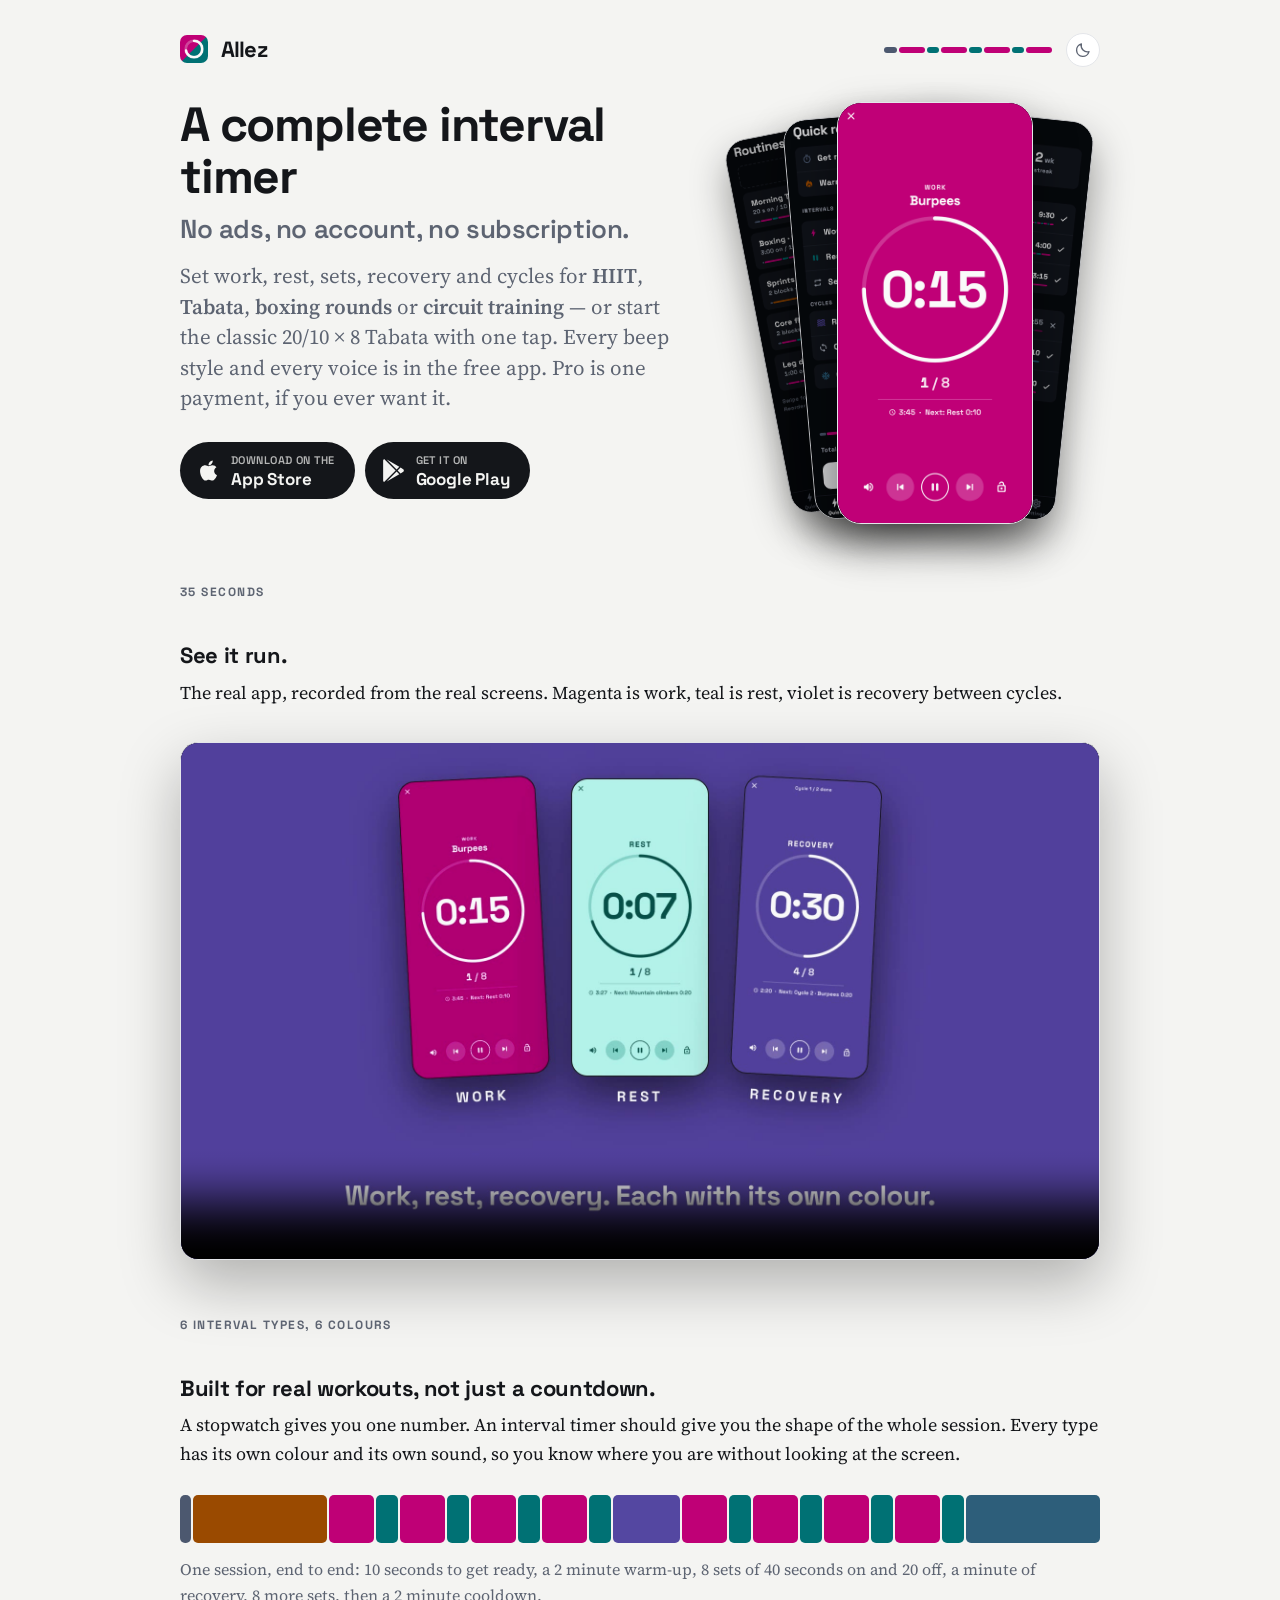
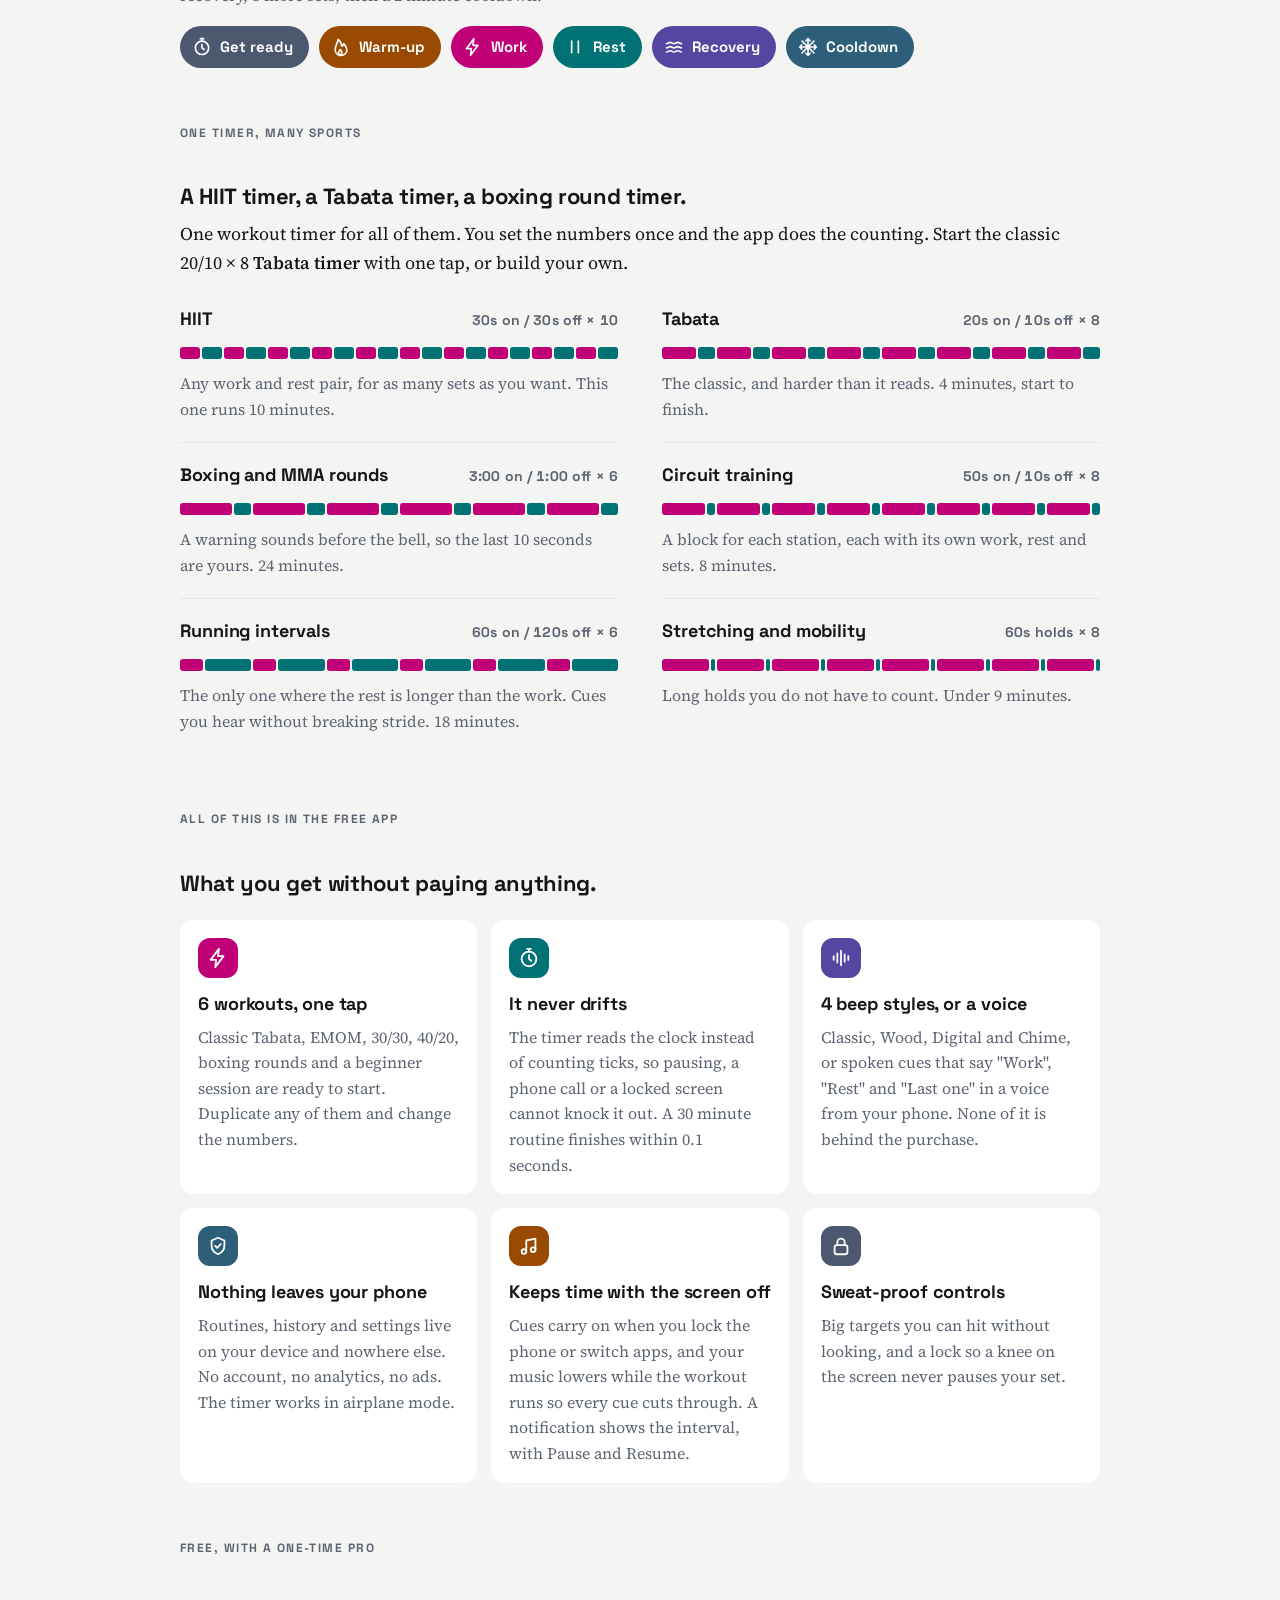
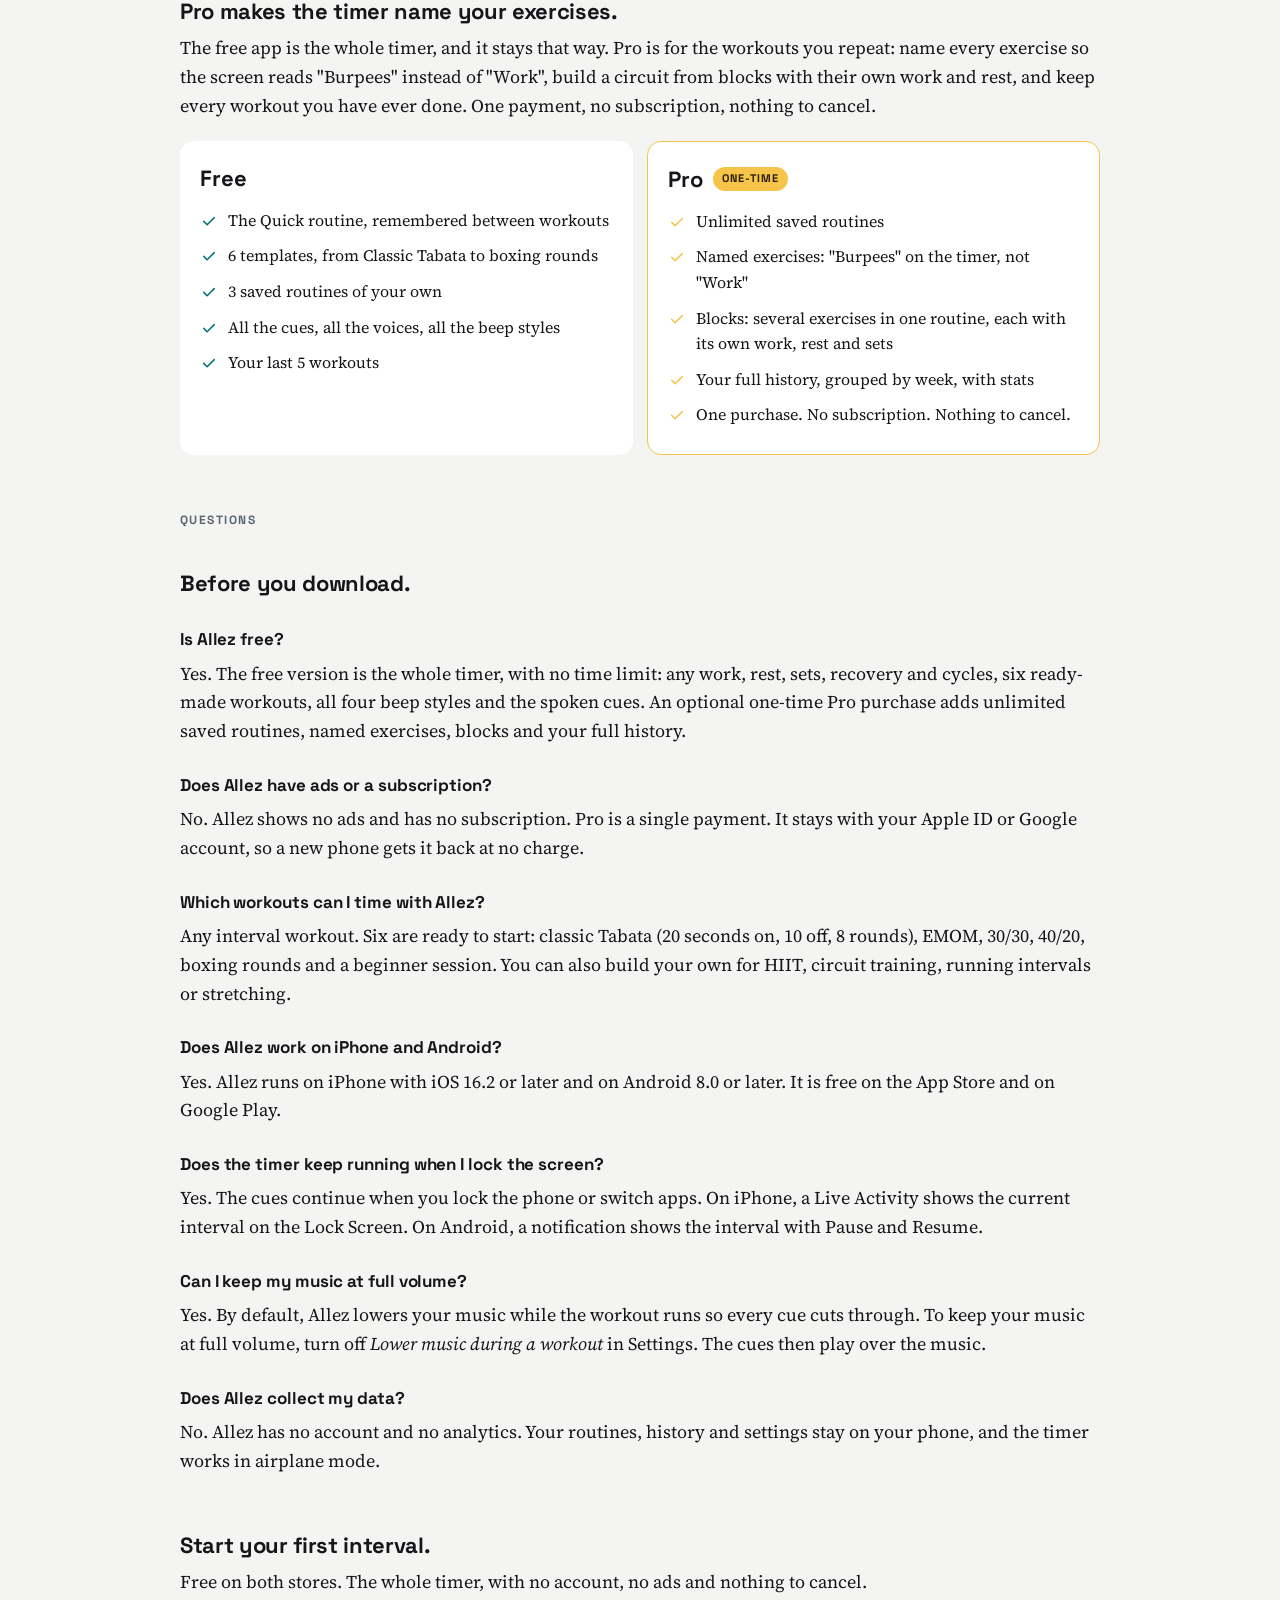
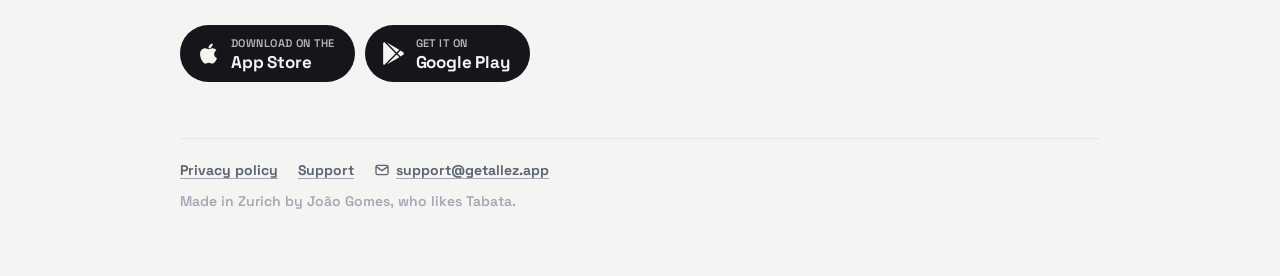
<file: index.html>
<!doctype html>
<html lang="en">
<head>
  <meta charset="utf-8">
  <meta name="viewport" content="width=device-width, initial-scale=1">
  <title>Allez — Interval Timer for HIIT, Tabata &amp; Boxing</title>
  <meta name="description" content="A complete interval timer for HIIT, Tabata, boxing rounds and circuit training. No ads, no account, no subscription — the free app is the whole timer.">
  <meta name="author" content="João Gomes">
  <link rel="canonical" href="https://getallez.app/">
  <meta name="theme-color" media="(prefers-color-scheme: light)" content="#F4F4F2">
  <meta name="theme-color" media="(prefers-color-scheme: dark)" content="#0F1115">
  <link rel="icon" href="assets/icons/favicon.ico" sizes="any">
  <link rel="icon" type="image/png" sizes="32x32" href="assets/icons/icon-32.png">
  <link rel="icon" type="image/png" sizes="16x16" href="assets/icons/icon-16.png">
  <link rel="apple-touch-icon" href="assets/icons/apple-touch-icon.png">
  <link rel="manifest" href="site.webmanifest">
  <meta property="og:type" content="website">
  <meta property="og:site_name" content="Allez">
  <meta property="og:title" content="Allez — Interval Timer for HIIT, Tabata &amp; Boxing">
  <meta property="og:description" content="A complete interval timer for HIIT, Tabata, boxing rounds and circuit training. No ads, no account, no subscription — the free app is the whole timer.">
  <meta property="og:url" content="https://getallez.app/">
  <meta property="og:image" content="https://getallez.app/assets/og-image.png">
  <meta property="og:image:width" content="1200">
  <meta property="og:image:height" content="630">
  <meta name="twitter:card" content="summary_large_image">
  <meta name="twitter:title" content="Allez — Interval Timer for HIIT, Tabata &amp; Boxing">
  <meta name="twitter:description" content="A complete interval timer. No ads, no account, no subscription.">
  <meta name="twitter:image" content="https://getallez.app/assets/og-image.png">
  <meta name="apple-itunes-app" content="app-id=6816482422">
  <link rel="preconnect" href="https://fonts.googleapis.com">
  <link rel="preconnect" href="https://fonts.gstatic.com" crossorigin>
  <link href="https://fonts.googleapis.com/css2?family=Space+Grotesk:wght@500;600;700&family=Source+Serif+4:ital,opsz,wght@0,8..60,400;0,8..60,600;1,8..60,400&display=swap" rel="stylesheet">
  <script src="assets/theme.js"></script>
  <script src="assets/motion.js"></script>
  <link rel="stylesheet" href="assets/site.css">
  <!-- Structured data. It carries no rating. Two ratings are too few to
       publish, and a thin aggregateRating reads worse than none. -->
  <script type="application/ld+json">
  {
    "@context": "https://schema.org",
    "@graph": [
      {
        "@type": "Person",
        "@id": "https://getallez.app/#developer",
        "name": "João Manuel Gomes",
        "alternateName": ["João Gomes", "Joao Gomes"],
        "jobTitle": "Independent developer",
        "homeLocation": { "@type": "Place", "name": "Zurich, Switzerland" }
      },
      {
        "@type": "WebSite",
        "@id": "https://getallez.app/#website",
        "url": "https://getallez.app/",
        "name": "Allez",
        "inLanguage": "en",
        "publisher": { "@id": "https://getallez.app/#developer" }
      },
      {
        "@type": "VideoObject",
        "@id": "https://getallez.app/#launch-film",
        "name": "Allez, an interval timer in 35 seconds",
        "description": "A 35 second look at the Allez interval timer: the work, rest and recovery colours, the six templates, saved routines, the cue and haptic settings, and the weekly history.",
        "thumbnailUrl": "https://getallez.app/assets/video/allez-launch-v2.jpg",
        "contentUrl": "https://getallez.app/assets/video/allez-launch-v2.mp4",
        "uploadDate": "2026-09-27",
        "duration": "PT35S",
        "inLanguage": "en",
        "isPartOf": { "@id": "https://getallez.app/#website" }
      },
      {
        "@type": "MobileApplication",
        "author": { "@id": "https://getallez.app/#developer" },
        "publisher": { "@id": "https://getallez.app/#developer" },
        "@id": "https://getallez.app/#app",
        "name": "Allez - HIIT Interval Timer",
        "applicationCategory": "HealthApplication",
        "applicationSubCategory": "Interval timer",
        "operatingSystem": "iOS 16.2 or later, Android 8.0 or later",
        "inLanguage": "en",
        "image": "https://getallez.app/assets/og-image.png",
        "description": "A complete interval timer for HIIT, Tabata, boxing rounds and circuit training. Work, rest, sets, recovery and cycles set in seconds, with no ads, no account and no subscription. The free app is the whole timer.",
        "featureList": [
          "Work, rest, sets, recovery and cycles set in seconds",
          "Templates for Tabata, EMOM, 30/30, 40/20 and boxing rounds",
          "Four beep styles, or spoken interval cues, all free",
          "A 3-2-1 countdown before every change",
          "Keeps time with the screen locked",
          "No account, no ads and no data leaves the device",
          "Workout history with weekly totals"
        ],
        "offers": {
          "@type": "Offer",
          "price": "0",
          "priceCurrency": "USD",
          "description": "Free, with an optional one-time Pro purchase"
        },
        "downloadUrl": [
          "https://apps.apple.com/app/id6816482422",
          "https://play.google.com/store/apps/details?id=app.allez.timer"
        ],
        "sameAs": [
          "https://apps.apple.com/app/id6816482422",
          "https://play.google.com/store/apps/details?id=app.allez.timer"
        ],
        "screenshot": [
          "https://getallez.app/assets/screens/h_1_work.png",
          "https://getallez.app/assets/screens/h_3_quick.png",
          "https://getallez.app/assets/screens/h_5_routines.png",
          "https://getallez.app/assets/screens/h_6_history.png"
        ],
        "isPartOf": { "@id": "https://getallez.app/#website" }
      },
      {
        "@type": "FAQPage",
        "@id": "https://getallez.app/#faq",
        "isPartOf": {
          "@id": "https://getallez.app/#website"
        },
        "mainEntity": [
          {
            "@type": "Question",
            "name": "Is Allez free?",
            "acceptedAnswer": {
              "@type": "Answer",
              "text": "Yes. The free version is the whole timer, with no time limit: any work, rest, sets, recovery and cycles, six ready-made workouts, all four beep styles and the spoken cues. An optional one-time Pro purchase adds unlimited saved routines, named exercises, blocks and your full history."
            }
          },
          {
            "@type": "Question",
            "name": "Does Allez have ads or a subscription?",
            "acceptedAnswer": {
              "@type": "Answer",
              "text": "No. Allez shows no ads and has no subscription. Pro is a single payment. It stays with your Apple ID or Google account, so a new phone gets it back at no charge."
            }
          },
          {
            "@type": "Question",
            "name": "Which workouts can I time with Allez?",
            "acceptedAnswer": {
              "@type": "Answer",
              "text": "Any interval workout. Six are ready to start: classic Tabata (20 seconds on, 10 off, 8 rounds), EMOM, 30/30, 40/20, boxing rounds and a beginner session. You can also build your own for HIIT, circuit training, running intervals or stretching."
            }
          },
          {
            "@type": "Question",
            "name": "Does Allez work on iPhone and Android?",
            "acceptedAnswer": {
              "@type": "Answer",
              "text": "Yes. Allez runs on iPhone with iOS 16.2 or later and on Android 8.0 or later. It is free on the App Store and on Google Play."
            }
          },
          {
            "@type": "Question",
            "name": "Does the timer keep running when I lock the screen?",
            "acceptedAnswer": {
              "@type": "Answer",
              "text": "Yes. The cues continue when you lock the phone or switch apps. On iPhone, a Live Activity shows the current interval on the Lock Screen. On Android, a notification shows the interval with Pause and Resume."
            }
          },
          {
            "@type": "Question",
            "name": "Can I keep my music at full volume?",
            "acceptedAnswer": {
              "@type": "Answer",
              "text": "Yes. By default, Allez lowers your music while the workout runs so every cue cuts through. To keep your music at full volume, turn off Lower music during a workout in Settings. The cues then play over the music."
            }
          },
          {
            "@type": "Question",
            "name": "Does Allez collect my data?",
            "acceptedAnswer": {
              "@type": "Answer",
              "text": "No. Allez has no account and no analytics. Your routines, history and settings stay on your phone, and the timer works in airplane mode."
            }
          }
        ]
      }
    ]
  }
  </script>
</head>
<body>
<div class="progress" aria-hidden="true"></div>
<!-- The icons, drawn once and used by reference below. -->
<svg width="0" height="0" style="position:absolute" aria-hidden="true">
  <symbol id="i-timer" viewBox="0 0 24 24"><circle cx="12" cy="13" r="8"/><path d="M12 9v4l2.5 2M10 2h4M12 2v3"/></symbol>
  <symbol id="i-flame" viewBox="0 0 24 24"><path d="M12 22c4.4 0 7-2.9 7-6.6 0-3.2-2.2-5.1-3.6-7.4-.5 1.6-1.4 2.6-2.4 3-.3-3-1.8-5.8-4.5-8C8.6 6.3 5 9.7 5 15.4 5 19.1 7.6 22 12 22z"/><path d="M12 22c-1.7 0-3-1.3-3-3 0-1.6 1.3-2.5 2-4 1.2 1 2 2.5 2 4 0 1.7-1.3 3-3 3z"/></symbol>
  <symbol id="i-bolt" viewBox="0 0 24 24"><path d="M13 2L4 14h6l-1 8 9-12h-6l1-8z"/></symbol>
  <symbol id="i-pause" viewBox="0 0 24 24"><path d="M8 5v14M16 5v14"/></symbol>
  <symbol id="i-waves" viewBox="0 0 24 24"><path d="M3 8c2 0 2.5-1.5 4.5-1.5S10 8 12 8s2.5-1.5 4.5-1.5S19 8 21 8M3 13c2 0 2.5-1.5 4.5-1.5S10 13 12 13s2.5-1.5 4.5-1.5S19 13 21 13M3 18c2 0 2.5-1.5 4.5-1.5S10 18 12 18s2.5-1.5 4.5-1.5S19 18 21 18"/></symbol>
  <symbol id="i-snow" viewBox="0 0 24 24"><path d="M12 2v20M2 12h20M4.9 4.9l14.2 14.2M19.1 4.9L4.9 19.1M12 2l-2.5 2.5M12 2l2.5 2.5M12 22l-2.5-2.5M12 22l2.5-2.5M2 12l2.5-2.5M2 12l2.5 2.5M22 12l-2.5-2.5M22 12l-2.5 2.5"/></symbol>
  <symbol id="i-speaker" viewBox="0 0 24 24"><path d="M4 9v6h4l5 4V5L8 9H4z"/><path d="M16.5 8.5a5 5 0 010 7M19 6a8.5 8.5 0 010 12"/></symbol>
  <symbol id="i-voice" viewBox="0 0 24 24"><path d="M4 10v4M8 7v10M12 4v16M16 8v8M20 10v4"/></symbol>
  <symbol id="i-lock" viewBox="0 0 24 24"><rect x="5" y="11" width="14" height="10" rx="2.5"/><path d="M8 11V8a4 4 0 018 0v3"/></symbol>
  <symbol id="i-shield" viewBox="0 0 24 24"><path d="M12 3l7 3v5.5c0 4.5-3 8-7 9.5-4-1.5-7-5-7-9.5V6l7-3z"/><path d="M9 12l2 2 4-4"/></symbol>
  <symbol id="i-music" viewBox="0 0 24 24"><path d="M9 18V6l10-2v12"/><circle cx="6.5" cy="18" r="2.5"/><circle cx="16.5" cy="16" r="2.5"/></symbol>
  <symbol id="i-check" viewBox="0 0 24 24"><path d="M5 12.5l4.5 4.5L19 7.5"/></symbol>
  <symbol id="i-island" viewBox="0 0 24 24"><rect x="3" y="4" width="18" height="16" rx="4"/><rect x="8" y="6.5" width="8" height="3" rx="1.5"/></symbol>
  <symbol id="i-mail" viewBox="0 0 24 24"><rect x="3" y="5" width="18" height="14" rx="2.5"/><path d="M3.5 7l8.5 6 8.5-6"/></symbol>
  <symbol id="i-apple" viewBox="0 0 384 512"><path d="M318.7 268.7c-.2-36.7 16.4-64.4 50-84.8-18.8-26.9-47.2-41.7-84.7-44.6-35.5-2.8-74.3 20.7-88.5 20.7-15 0-49.4-19.7-76.4-19.7C63.3 141.2 4 184.8 4 273.5q0 39.3 14.4 81.2c12.8 36.7 59 126.7 107.2 125.2 25.2-.6 43-17.9 75.8-17.9 31.8 0 48.3 17.9 76.4 17.9 48.6-.7 90.4-82.5 102.6-119.3-65.2-30.7-61.7-90-61.7-91.9zm-56.6-164.2c27.3-32.4 24.8-61.9 24-72.5-24.1 1.4-52 16.4-67.9 34.9-17.5 19.8-27.8 44.3-25.6 71.9 26.1 2 49.9-11.4 69.5-34.3z"/></symbol>
  <symbol id="i-play" viewBox="0 0 512 512"><path d="M325.3 234.3L104.6 13l280.8 161.2-60.1 60.1zM47 0C34 6.8 25.3 19.2 25.3 35.3v441.3c0 16.1 8.7 28.5 21.7 35.3l256.6-256L47 0zm425.2 225.6l-58.9-34.1-65.7 64.5 65.7 64.5 60.1-34.1c18-14.3 18-46.5-1.2-60.8zM104.6 499l280.8-161.2-60.1-60.1L104.6 499z"/></symbol>
</svg>

<main class="wide">
  <header class="brand">
    <a class="wordmark" href="/">
      <img class="appicon" src="assets/icons/icon-48.png" width="28" height="28" alt="">
      Allez
    </a>
    <div class="brand-end">
      <div class="bar live" aria-hidden="true">
        <span class="getready"></span><span></span><span class="rest"></span><span></span><span class="rest"></span><span></span><span class="rest"></span><span></span>
      </div>
      <button class="theme-toggle" type="button" aria-label="Switch the theme"><svg class="sun" viewBox="0 0 24 24" aria-hidden="true"><circle cx="12" cy="12" r="4.2"/><path d="M12 2.6v2.2M12 19.2v2.2M2.6 12h2.2M19.2 12h2.2M5.3 5.3l1.6 1.6M17.1 17.1l1.6 1.6M18.7 5.3l-1.6 1.6M6.9 17.1l-1.6 1.6"/></svg><svg class="moon" viewBox="0 0 24 24" aria-hidden="true"><path d="M20 14.2A8.4 8.4 0 019.8 4 8.4 8.4 0 1020 14.2z"/></svg></button>
    </div>
  </header>

  <section class="hero">
    <div>
      <h1><span>A</span> <span>complete</span> <span>interval</span> <span>timer</span></h1>
      <p class="hero-sub">No ads, no account, no subscription.</p>
      <p class="lead">Set work, rest, sets, recovery and cycles for <strong>HIIT</strong>, <strong>Tabata</strong>, <strong>boxing rounds</strong> or <strong>circuit training</strong> &mdash; or start the classic 20/10 &times; 8 Tabata with one tap. Every beep style and every voice is in the free app. Pro is one payment, if you ever want it.</p>
      <div class="actions">
        <a class="store" href="https://apps.apple.com/app/id6816482422">
          <svg class="icon storemark" aria-hidden="true"><use href="#i-apple"/></svg>
          <span><span class="store-top">Download on the</span><span class="store-name">App Store</span></span>
        </a>
        <a class="store" href="https://play.google.com/store/apps/details?id=app.allez.timer">
          <svg class="icon storemark" aria-hidden="true"><use href="#i-play"/></svg>
          <span><span class="store-top">Get it on</span><span class="store-name">Google Play</span></span>
        </a>
      </div>
    </div>
    <figure class="deck" role="img" aria-label="Four screens from Allez: the saved routines, the quick routine with its work and rest values, the running timer showing Burpees with 15 seconds left, and the history with this week's workouts.">
      <span class="deck-card"><img src="assets/screens/h_5_routines.png" width="416" height="900" alt="" loading="eager" fetchpriority="high"></span>
      <span class="deck-card"><img src="assets/screens/h_3_quick.png" width="416" height="900" alt="" loading="eager" fetchpriority="high"></span>
      <span class="deck-card"><img src="assets/screens/h_1_work.png" width="416" height="900" alt="" loading="eager" fetchpriority="high"></span>
      <span class="deck-card"><img src="assets/screens/h_6_history.png" width="416" height="900" alt="" loading="eager" fetchpriority="high"></span>
    </figure>
  </section>

  <section id="film" data-reveal>
    <p class="eyebrow">35 seconds</p>
    <h2><span>See it run.</span></h2>
    <p>The real app, recorded from the real screens. Magenta is work, teal is rest, violet is recovery between cycles.</p>
    <figure class="film">
      <video controls playsinline preload="metadata"
             poster="assets/video/allez-launch-v2.jpg"
             width="1920" height="1080">
        <source src="assets/video/allez-launch-v2.mp4" type="video/mp4">
        <p>Your browser cannot play this video. <a href="assets/video/allez-launch-v2.mp4">Download it instead.</a></p>
      </video>
    </figure>
  </section>

  <section data-reveal>
    <p class="eyebrow">6 interval types, 6 colours</p>
    <h2><span>Built for real workouts, not just a countdown.</span></h2>
    <p>A stopwatch gives you one number. An interval timer should give you the shape of the whole session. Every type has its own colour and its own sound, so you know where you are without looking at the screen.</p>
    <div class="session" data-reveal>
      <figure class="session-fig">
        <div class="session-bar" aria-hidden="true"><span class="seg c-getready" style="flex:10"></span><span class="seg c-warmup" style="flex:120"></span><span class="seg c-work" style="flex:40"></span><span class="seg c-rest" style="flex:20"></span><span class="seg c-work" style="flex:40"></span><span class="seg c-rest" style="flex:20"></span><span class="seg c-work" style="flex:40"></span><span class="seg c-rest" style="flex:20"></span><span class="seg c-work" style="flex:40"></span><span class="seg c-rest" style="flex:20"></span><span class="seg c-recovery" style="flex:60"></span><span class="seg c-work" style="flex:40"></span><span class="seg c-rest" style="flex:20"></span><span class="seg c-work" style="flex:40"></span><span class="seg c-rest" style="flex:20"></span><span class="seg c-work" style="flex:40"></span><span class="seg c-rest" style="flex:20"></span><span class="seg c-work" style="flex:40"></span><span class="seg c-rest" style="flex:20"></span><span class="seg c-cooldown" style="flex:120"></span><span class="playhead"></span></div>
        <figcaption>One session, end to end: 10 seconds to get ready, a 2 minute warm-up, 8 sets of 40 seconds on and 20 off, a minute of recovery, 8 more sets, then a 2 minute cooldown.</figcaption>
      </figure>
      <ul class="intervals" aria-label="The six interval types" data-reveal>
        <li class="chip c-getready"><svg class="icon"><use href="#i-timer"/></svg>Get ready</li>
        <li class="chip c-warmup"><svg class="icon"><use href="#i-flame"/></svg>Warm-up</li>
        <li class="chip c-work"><svg class="icon"><use href="#i-bolt"/></svg>Work</li>
        <li class="chip c-rest"><svg class="icon"><use href="#i-pause"/></svg>Rest</li>
        <li class="chip c-recovery"><svg class="icon"><use href="#i-waves"/></svg>Recovery</li>
        <li class="chip c-cooldown"><svg class="icon"><use href="#i-snow"/></svg>Cooldown</li>
      </ul>
    </div>
  </section>

  <section data-reveal>
    <p class="eyebrow">One timer, many sports</p>
    <h2><span>A HIIT timer, a Tabata timer, a boxing round timer.</span></h2>
    <p>One workout timer for all of them. You set the numbers once and the app does the counting. Start the classic 20/10 &times; 8 <strong>Tabata timer</strong> with one tap, or build your own.</p>
    <ul class="shapes" data-reveal>
      <li>
        <div class="shape-head">
          <h3>HIIT</h3>
          <span class="shape-nums">30s on / 30s off &times; 10</span>
        </div>
        <span class="strip" aria-hidden="true"><span class="c-work" style="flex:30"></span><span class="c-rest" style="flex:30"></span><span class="c-work" style="flex:30"></span><span class="c-rest" style="flex:30"></span><span class="c-work" style="flex:30"></span><span class="c-rest" style="flex:30"></span><span class="c-work" style="flex:30"></span><span class="c-rest" style="flex:30"></span><span class="c-work" style="flex:30"></span><span class="c-rest" style="flex:30"></span><span class="c-work" style="flex:30"></span><span class="c-rest" style="flex:30"></span><span class="c-work" style="flex:30"></span><span class="c-rest" style="flex:30"></span><span class="c-work" style="flex:30"></span><span class="c-rest" style="flex:30"></span><span class="c-work" style="flex:30"></span><span class="c-rest" style="flex:30"></span><span class="c-work" style="flex:30"></span><span class="c-rest" style="flex:30"></span></span>
        <p>Any work and rest pair, for as many sets as you want. This one runs 10 minutes.</p>
      </li>
      <li>
        <div class="shape-head">
          <h3>Tabata</h3>
          <span class="shape-nums">20s on / 10s off &times; 8</span>
        </div>
        <span class="strip" aria-hidden="true"><span class="c-work" style="flex:20"></span><span class="c-rest" style="flex:10"></span><span class="c-work" style="flex:20"></span><span class="c-rest" style="flex:10"></span><span class="c-work" style="flex:20"></span><span class="c-rest" style="flex:10"></span><span class="c-work" style="flex:20"></span><span class="c-rest" style="flex:10"></span><span class="c-work" style="flex:20"></span><span class="c-rest" style="flex:10"></span><span class="c-work" style="flex:20"></span><span class="c-rest" style="flex:10"></span><span class="c-work" style="flex:20"></span><span class="c-rest" style="flex:10"></span><span class="c-work" style="flex:20"></span><span class="c-rest" style="flex:10"></span></span>
        <p>The classic, and harder than it reads. 4 minutes, start to finish.</p>
      </li>
      <li>
        <div class="shape-head">
          <h3>Boxing and MMA rounds</h3>
          <span class="shape-nums">3:00 on / 1:00 off &times; 6</span>
        </div>
        <span class="strip" aria-hidden="true"><span class="c-work" style="flex:180"></span><span class="c-rest" style="flex:60"></span><span class="c-work" style="flex:180"></span><span class="c-rest" style="flex:60"></span><span class="c-work" style="flex:180"></span><span class="c-rest" style="flex:60"></span><span class="c-work" style="flex:180"></span><span class="c-rest" style="flex:60"></span><span class="c-work" style="flex:180"></span><span class="c-rest" style="flex:60"></span><span class="c-work" style="flex:180"></span><span class="c-rest" style="flex:60"></span></span>
        <p>A warning sounds before the bell, so the last 10 seconds are yours. 24 minutes.</p>
      </li>
      <li>
        <div class="shape-head">
          <h3>Circuit training</h3>
          <span class="shape-nums">50s on / 10s off &times; 8</span>
        </div>
        <span class="strip" aria-hidden="true"><span class="c-work" style="flex:50"></span><span class="c-rest" style="flex:10"></span><span class="c-work" style="flex:50"></span><span class="c-rest" style="flex:10"></span><span class="c-work" style="flex:50"></span><span class="c-rest" style="flex:10"></span><span class="c-work" style="flex:50"></span><span class="c-rest" style="flex:10"></span><span class="c-work" style="flex:50"></span><span class="c-rest" style="flex:10"></span><span class="c-work" style="flex:50"></span><span class="c-rest" style="flex:10"></span><span class="c-work" style="flex:50"></span><span class="c-rest" style="flex:10"></span><span class="c-work" style="flex:50"></span><span class="c-rest" style="flex:10"></span></span>
        <p>A block for each station, each with its own work, rest and sets. 8 minutes.</p>
      </li>
      <li>
        <div class="shape-head">
          <h3>Running intervals</h3>
          <span class="shape-nums">60s on / 120s off &times; 6</span>
        </div>
        <span class="strip" aria-hidden="true"><span class="c-work" style="flex:60"></span><span class="c-rest" style="flex:120"></span><span class="c-work" style="flex:60"></span><span class="c-rest" style="flex:120"></span><span class="c-work" style="flex:60"></span><span class="c-rest" style="flex:120"></span><span class="c-work" style="flex:60"></span><span class="c-rest" style="flex:120"></span><span class="c-work" style="flex:60"></span><span class="c-rest" style="flex:120"></span><span class="c-work" style="flex:60"></span><span class="c-rest" style="flex:120"></span></span>
        <p>The only one where the rest is longer than the work. Cues you hear without breaking stride. 18 minutes.</p>
      </li>
      <li>
        <div class="shape-head">
          <h3>Stretching and mobility</h3>
          <span class="shape-nums">60s holds &times; 8</span>
        </div>
        <span class="strip" aria-hidden="true"><span class="c-work" style="flex:60"></span><span class="c-rest" style="flex:5"></span><span class="c-work" style="flex:60"></span><span class="c-rest" style="flex:5"></span><span class="c-work" style="flex:60"></span><span class="c-rest" style="flex:5"></span><span class="c-work" style="flex:60"></span><span class="c-rest" style="flex:5"></span><span class="c-work" style="flex:60"></span><span class="c-rest" style="flex:5"></span><span class="c-work" style="flex:60"></span><span class="c-rest" style="flex:5"></span><span class="c-work" style="flex:60"></span><span class="c-rest" style="flex:5"></span><span class="c-work" style="flex:60"></span><span class="c-rest" style="flex:5"></span></span>
        <p>Long holds you do not have to count. Under 9 minutes.</p>
      </li>
    </ul>
  </section>

  <section data-reveal>
    <p class="eyebrow">All of this is in the free app</p>
    <h2><span>What you get without paying anything.</span></h2>
    <div class="features" data-reveal>
      <div class="feature">
        <span class="feature-icon" style="--tint:#BF0076"><svg class="icon"><use href="#i-bolt"/></svg></span>
        <h3>6 workouts, one tap</h3>
        <p>Classic Tabata, EMOM, 30/30, 40/20, boxing rounds and a beginner session are ready to start. Duplicate any of them and change the numbers.</p>
      </div>
      <div class="feature">
        <span class="feature-icon" style="--tint:#007174"><svg class="icon"><use href="#i-timer"/></svg></span>
        <h3>It never drifts</h3>
        <p>The timer reads the clock instead of counting ticks, so pausing, a phone call or a locked screen cannot knock it out. A 30 minute routine finishes within 0.1 seconds.</p>
      </div>
      <div class="feature">
        <span class="feature-icon" style="--tint:#5447A1"><svg class="icon"><use href="#i-voice"/></svg></span>
        <h3>4 beep styles, or a voice</h3>
        <p>Classic, Wood, Digital and Chime, or spoken cues that say "Work", "Rest" and "Last one" in a voice from your phone. None of it is behind the purchase.</p>
      </div>
      <div class="feature">
        <span class="feature-icon" style="--tint:#2D5E7A"><svg class="icon"><use href="#i-shield"/></svg></span>
        <h3>Nothing leaves your phone</h3>
        <p>Routines, history and settings live on your device and nowhere else. No account, no analytics, no ads. The timer works in airplane mode.</p>
      </div>
      <div class="feature">
        <span class="feature-icon" style="--tint:#9A4A00"><svg class="icon"><use href="#i-music"/></svg></span>
        <h3>Keeps time with the screen off</h3>
        <p>Cues carry on when you lock the phone or switch apps, and your music lowers while the workout runs so every cue cuts through. A notification shows the interval, with Pause and Resume.</p>
      </div>
      <div class="feature">
        <span class="feature-icon" style="--tint:#4C586F"><svg class="icon"><use href="#i-lock"/></svg></span>
        <h3>Sweat-proof controls</h3>
        <p>Big targets you can hit without looking, and a lock so a knee on the screen never pauses your set.</p>
      </div>
    </div>
  </section>

  <section data-reveal>
    <p class="eyebrow">Free, with a one-time Pro</p>
    <h2><span>Pro makes the timer name your exercises.</span></h2>
    <p>The free app is the whole timer, and it stays that way. Pro is for the workouts you repeat: name every exercise so the screen reads "Burpees" instead of "Work", build a circuit from blocks with their own work and rest, and keep every workout you have ever done. One payment, no subscription, nothing to cancel.</p>
    <div class="plans" data-reveal>
      <div class="plan">
        <h3>Free</h3>
        <ul class="ticks">
          <li><svg class="icon"><use href="#i-check"/></svg>The Quick routine, remembered between workouts</li>
          <li><svg class="icon"><use href="#i-check"/></svg>6 templates, from Classic Tabata to boxing rounds</li>
          <li><svg class="icon"><use href="#i-check"/></svg>3 saved routines of your own</li>
          <li><svg class="icon"><use href="#i-check"/></svg>All the cues, all the voices, all the beep styles</li>
          <li><svg class="icon"><use href="#i-check"/></svg>Your last 5 workouts</li>
        </ul>
      </div>
      <div class="plan pro">
        <h3>Pro <span class="propill">one-time</span></h3>
        <ul class="ticks">
          <li><svg class="icon"><use href="#i-check"/></svg>Unlimited saved routines</li>
          <li><svg class="icon"><use href="#i-check"/></svg>Named exercises: "Burpees" on the timer, not "Work"</li>
          <li><svg class="icon"><use href="#i-check"/></svg>Blocks: several exercises in one routine, each with its own work, rest and sets</li>
          <li><svg class="icon"><use href="#i-check"/></svg>Your full history, grouped by week, with stats</li>
          <li><svg class="icon"><use href="#i-check"/></svg>One purchase. No subscription. Nothing to cancel.</li>
        </ul>
      </div>
    </div>
  </section>

  <section data-reveal>
    <p class="eyebrow">Questions</p>
    <h2><span>Before you download.</span></h2>
    <h3>Is Allez free?</h3>
    <p>Yes. The free version is the whole timer, with no time limit: any work, rest, sets, recovery and cycles, six ready-made workouts, all four beep styles and the spoken cues. An optional one-time Pro purchase adds unlimited saved routines, named exercises, blocks and your full history.</p>
    <h3>Does Allez have ads or a subscription?</h3>
    <p>No. Allez shows no ads and has no subscription. Pro is a single payment. It stays with your Apple ID or Google account, so a new phone gets it back at no charge.</p>
    <h3>Which workouts can I time with Allez?</h3>
    <p>Any interval workout. Six are ready to start: classic Tabata (20 seconds on, 10 off, 8 rounds), EMOM, 30/30, 40/20, boxing rounds and a beginner session. You can also build your own for HIIT, circuit training, running intervals or stretching.</p>
    <h3>Does Allez work on iPhone and Android?</h3>
    <p>Yes. Allez runs on iPhone with iOS 16.2 or later and on Android 8.0 or later. It is free on the App Store and on Google Play.</p>
    <h3>Does the timer keep running when I lock the screen?</h3>
    <p>Yes. The cues continue when you lock the phone or switch apps. On iPhone, a Live Activity shows the current interval on the Lock Screen. On Android, a notification shows the interval with Pause and Resume.</p>
    <h3>Can I keep my music at full volume?</h3>
    <p>Yes. By default, Allez lowers your music while the workout runs so every cue cuts through. To keep your music at full volume, turn off <em>Lower music during a workout</em> in Settings. The cues then play over the music.</p>
    <h3>Does Allez collect my data?</h3>
    <p>No. Allez has no account and no analytics. Your routines, history and settings stay on your phone, and the timer works in airplane mode.</p>
  </section>

  <section class="getit" data-reveal>
    <h2><span>Start your first interval.</span></h2>
    <p>Free on both stores. The whole timer, with no account, no ads and nothing to cancel.</p>
    <div class="actions">
        <a class="store" href="https://apps.apple.com/app/id6816482422">
          <svg class="icon storemark" aria-hidden="true"><use href="#i-apple"/></svg>
          <span><span class="store-top">Download on the</span><span class="store-name">App Store</span></span>
        </a>
        <a class="store" href="https://play.google.com/store/apps/details?id=app.allez.timer">
          <svg class="icon storemark" aria-hidden="true"><use href="#i-play"/></svg>
          <span><span class="store-top">Get it on</span><span class="store-name">Google Play</span></span>
        </a>
    </div>
  </section>

  <footer data-reveal>
    <a href="privacy/">Privacy policy</a>
    <a href="support/">Support</a>
    <a href="mailto:support@getallez.app"><svg class="icon inline"><use href="#i-mail"/></svg>support@getallez.app</a>
    <span class="made">Made in Zurich by João Gomes, who likes Tabata.</span>
  </footer>
</main>
</body>
</html>
</file>
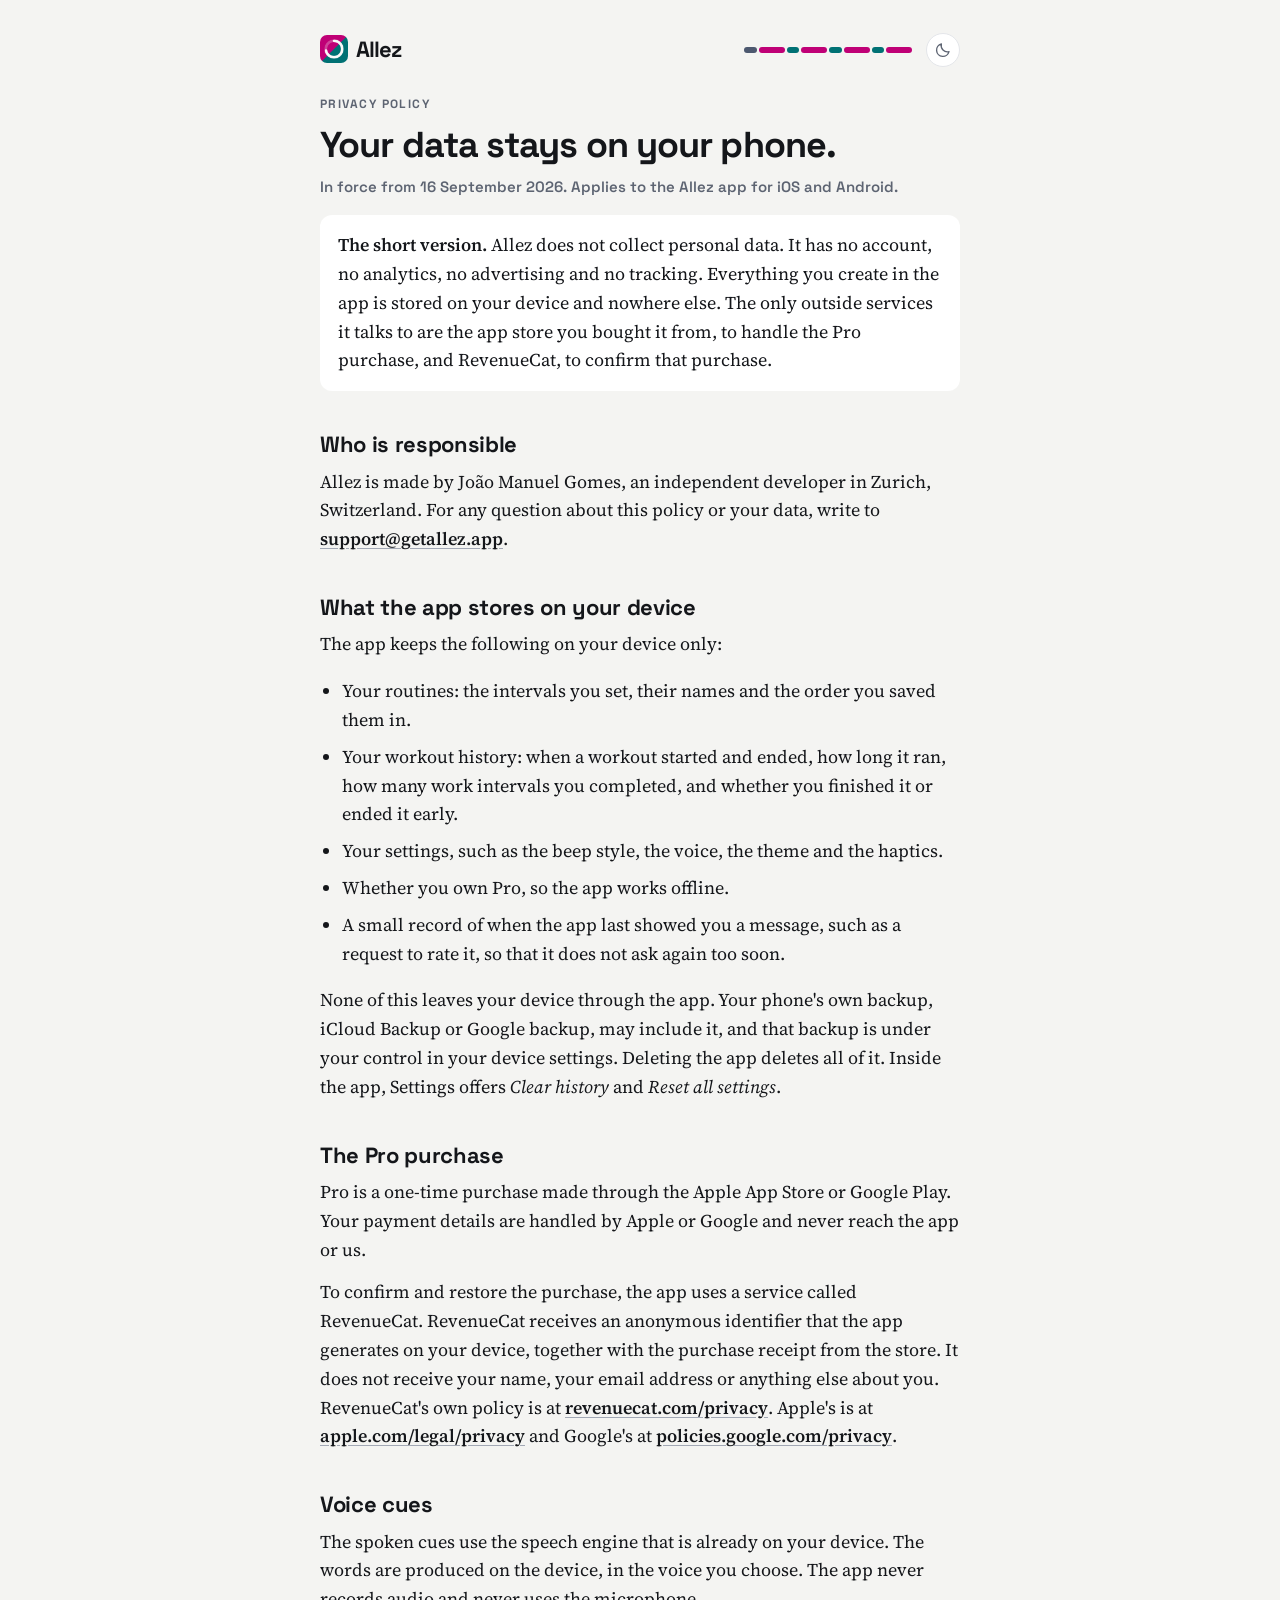
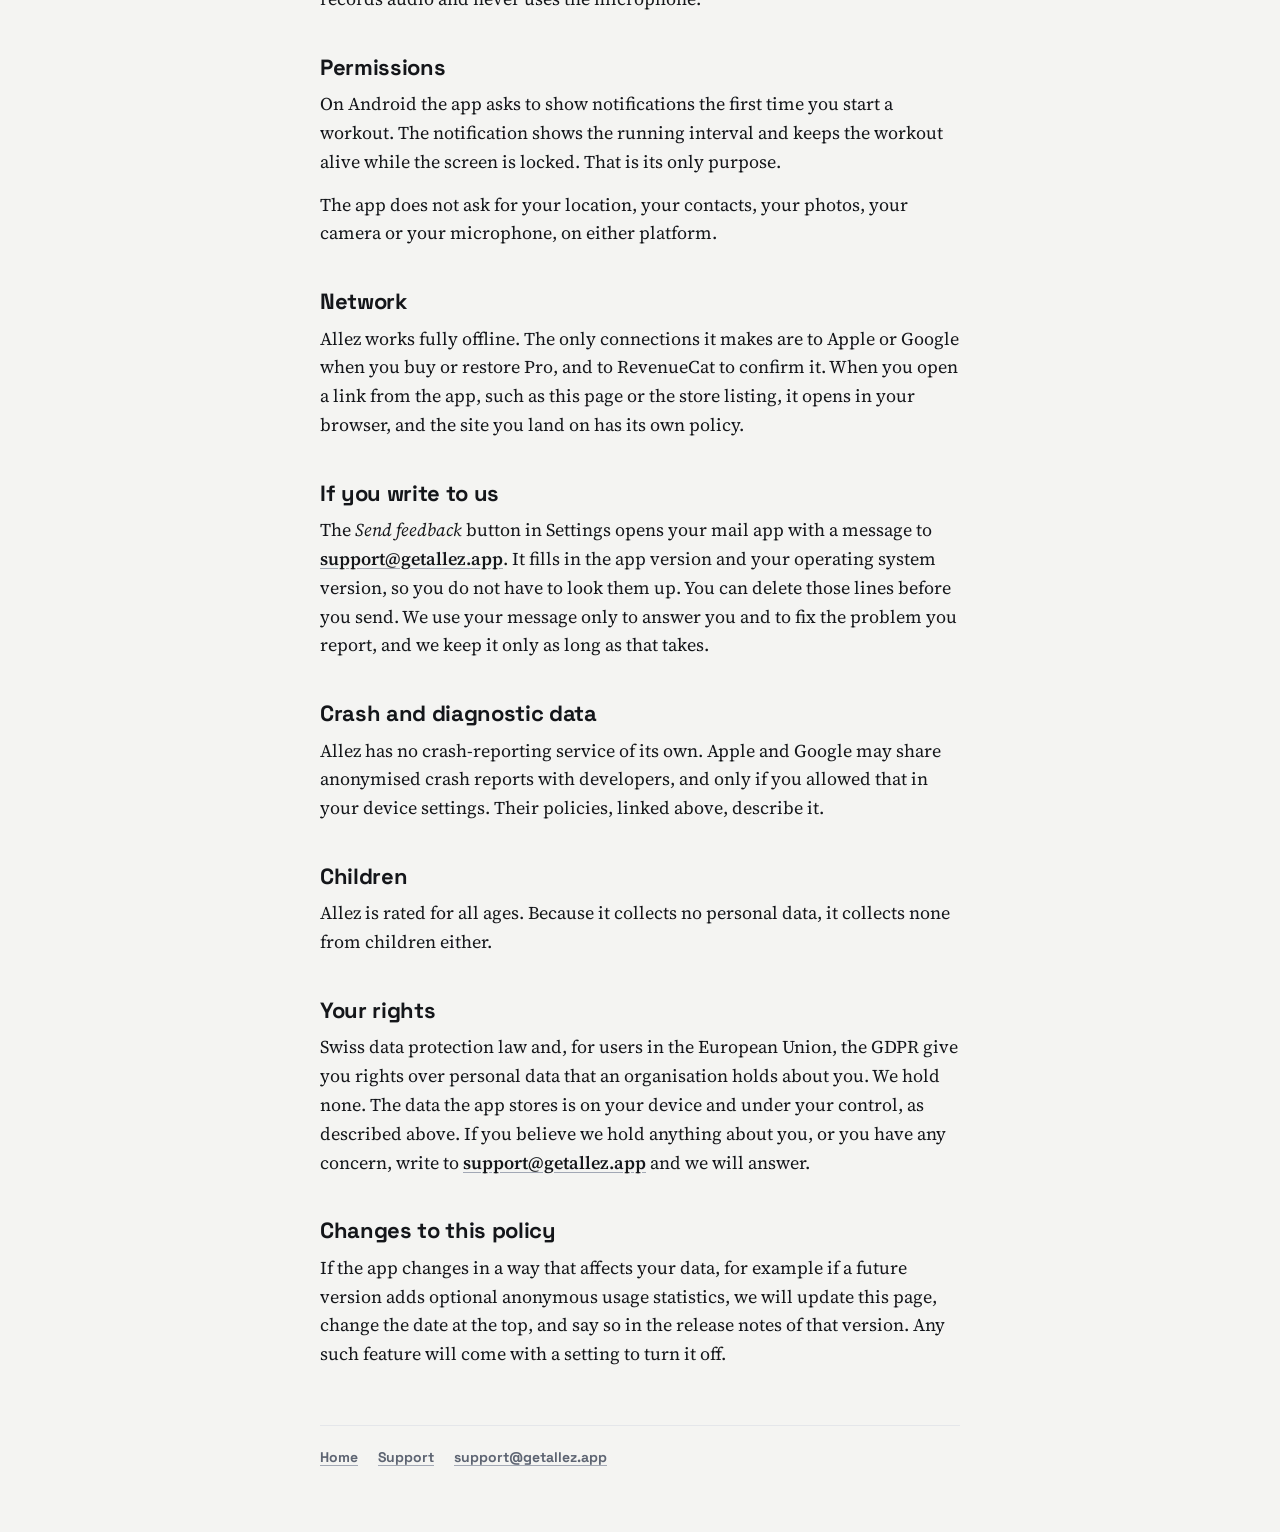
<file: privacy/index.html>
<!doctype html>
<html lang="en">
<head>
  <meta charset="utf-8">
  <meta name="viewport" content="width=device-width, initial-scale=1">
  <title>Privacy policy — Allez</title>
  <meta name="description" content="How the Allez interval timer handles your data. In short: it collects none, and everything you create stays on your device.">
  <meta name="author" content="João Gomes">
  <link rel="canonical" href="https://getallez.app/privacy/">
  <meta name="theme-color" media="(prefers-color-scheme: light)" content="#F4F4F2">
  <meta name="theme-color" media="(prefers-color-scheme: dark)" content="#0F1115">
  <link rel="icon" href="../assets/icons/favicon.ico" sizes="any">
  <link rel="icon" type="image/png" sizes="32x32" href="../assets/icons/icon-32.png">
  <link rel="apple-touch-icon" href="../assets/icons/apple-touch-icon.png">
  <meta property="og:type" content="website">
  <meta property="og:site_name" content="Allez">
  <meta property="og:title" content="Privacy policy — Allez">
  <meta property="og:description" content="How the Allez interval timer handles your data. In short: it collects none.">
  <meta property="og:url" content="https://getallez.app/privacy/">
  <meta property="og:image" content="https://getallez.app/assets/og-image.png">
  <meta name="twitter:card" content="summary_large_image">
  <meta name="twitter:image" content="https://getallez.app/assets/og-image.png">
  <link rel="preconnect" href="https://fonts.googleapis.com">
  <link rel="preconnect" href="https://fonts.gstatic.com" crossorigin>
  <link href="https://fonts.googleapis.com/css2?family=Space+Grotesk:wght@500;600;700&family=Source+Serif+4:ital,opsz,wght@0,8..60,400;0,8..60,600;1,8..60,400&display=swap" rel="stylesheet">
  <script src="../assets/theme.js"></script>
  <link rel="stylesheet" href="../assets/site.css">
</head>
<body>
<main>
  <header class="brand">
    <a class="wordmark" href="../"><img class="appicon" src="../assets/icons/icon-48.png" width="28" height="28" alt="">Allez</a>
    <div class="brand-end">
      <div class="bar" aria-hidden="true">
        <span class="getready"></span><span></span><span class="rest"></span><span></span><span class="rest"></span><span></span><span class="rest"></span><span></span>
      </div>
      <button class="theme-toggle" type="button" aria-label="Switch the theme"><svg class="sun" viewBox="0 0 24 24" aria-hidden="true"><circle cx="12" cy="12" r="4.2"/><path d="M12 2.6v2.2M12 19.2v2.2M2.6 12h2.2M19.2 12h2.2M5.3 5.3l1.6 1.6M17.1 17.1l1.6 1.6M18.7 5.3l-1.6 1.6M6.9 17.1l-1.6 1.6"/></svg><svg class="moon" viewBox="0 0 24 24" aria-hidden="true"><path d="M20 14.2A8.4 8.4 0 019.8 4 8.4 8.4 0 1020 14.2z"/></svg></button>
    </div>
  </header>

  <p class="eyebrow">Privacy policy</p>
  <h1>Your data stays on your phone.</h1>
  <p class="meta">In force from 16 September 2026. Applies to the Allez app for iOS and Android.</p>

  <div class="card">
    <p><strong>The short version.</strong> Allez does not collect personal data. It has no account, no analytics, no advertising and no tracking. Everything you create in the app is stored on your device and nowhere else. The only outside services it talks to are the app store you bought it from, to handle the Pro purchase, and RevenueCat, to confirm that purchase.</p>
  </div>

  <h2>Who is responsible</h2>
  <p>Allez is made by João Manuel Gomes, an independent developer in Zurich, Switzerland. For any question about this policy or your data, write to <a href="mailto:support@getallez.app">support@getallez.app</a>.</p>

  <h2>What the app stores on your device</h2>
  <p>The app keeps the following on your device only:</p>
  <ul>
    <li>Your routines: the intervals you set, their names and the order you saved them in.</li>
    <li>Your workout history: when a workout started and ended, how long it ran, how many work intervals you completed, and whether you finished it or ended it early.</li>
    <li>Your settings, such as the beep style, the voice, the theme and the haptics.</li>
    <li>Whether you own Pro, so the app works offline.</li>
    <li>A small record of when the app last showed you a message, such as a request to rate it, so that it does not ask again too soon.</li>
  </ul>
  <p>None of this leaves your device through the app. Your phone's own backup, iCloud Backup or Google backup, may include it, and that backup is under your control in your device settings. Deleting the app deletes all of it. Inside the app, Settings offers <em>Clear history</em> and <em>Reset all settings</em>.</p>

  <h2>The Pro purchase</h2>
  <p>Pro is a one-time purchase made through the Apple App Store or Google Play. Your payment details are handled by Apple or Google and never reach the app or us.</p>
  <p>To confirm and restore the purchase, the app uses a service called RevenueCat. RevenueCat receives an anonymous identifier that the app generates on your device, together with the purchase receipt from the store. It does not receive your name, your email address or anything else about you. RevenueCat's own policy is at <a href="https://www.revenuecat.com/privacy" rel="noopener">revenuecat.com/privacy</a>. Apple's is at <a href="https://www.apple.com/legal/privacy/" rel="noopener">apple.com/legal/privacy</a> and Google's at <a href="https://policies.google.com/privacy" rel="noopener">policies.google.com/privacy</a>.</p>

  <h2>Voice cues</h2>
  <p>The spoken cues use the speech engine that is already on your device. The words are produced on the device, in the voice you choose. The app never records audio and never uses the microphone.</p>

  <h2>Permissions</h2>
  <p>On Android the app asks to show notifications the first time you start a workout. The notification shows the running interval and keeps the workout alive while the screen is locked. That is its only purpose.</p>
  <p>The app does not ask for your location, your contacts, your photos, your camera or your microphone, on either platform.</p>

  <h2>Network</h2>
  <p>Allez works fully offline. The only connections it makes are to Apple or Google when you buy or restore Pro, and to RevenueCat to confirm it. When you open a link from the app, such as this page or the store listing, it opens in your browser, and the site you land on has its own policy.</p>

  <h2>If you write to us</h2>
  <p>The <em>Send feedback</em> button in Settings opens your mail app with a message to <a href="mailto:support@getallez.app">support@getallez.app</a>. It fills in the app version and your operating system version, so you do not have to look them up. You can delete those lines before you send. We use your message only to answer you and to fix the problem you report, and we keep it only as long as that takes.</p>

  <h2>Crash and diagnostic data</h2>
  <p>Allez has no crash-reporting service of its own. Apple and Google may share anonymised crash reports with developers, and only if you allowed that in your device settings. Their policies, linked above, describe it.</p>

  <h2>Children</h2>
  <p>Allez is rated for all ages. Because it collects no personal data, it collects none from children either.</p>

  <h2>Your rights</h2>
  <p>Swiss data protection law and, for users in the European Union, the GDPR give you rights over personal data that an organisation holds about you. We hold none. The data the app stores is on your device and under your control, as described above. If you believe we hold anything about you, or you have any concern, write to <a href="mailto:support@getallez.app">support@getallez.app</a> and we will answer.</p>

  <h2>Changes to this policy</h2>
  <p>If the app changes in a way that affects your data, for example if a future version adds optional anonymous usage statistics, we will update this page, change the date at the top, and say so in the release notes of that version. Any such feature will come with a setting to turn it off.</p>

  <footer>
    <a href="../">Home</a>
    <a href="../support/">Support</a>
    <a href="mailto:support@getallez.app">support@getallez.app</a>
  </footer>
</main>
</body>
</html>
</file>
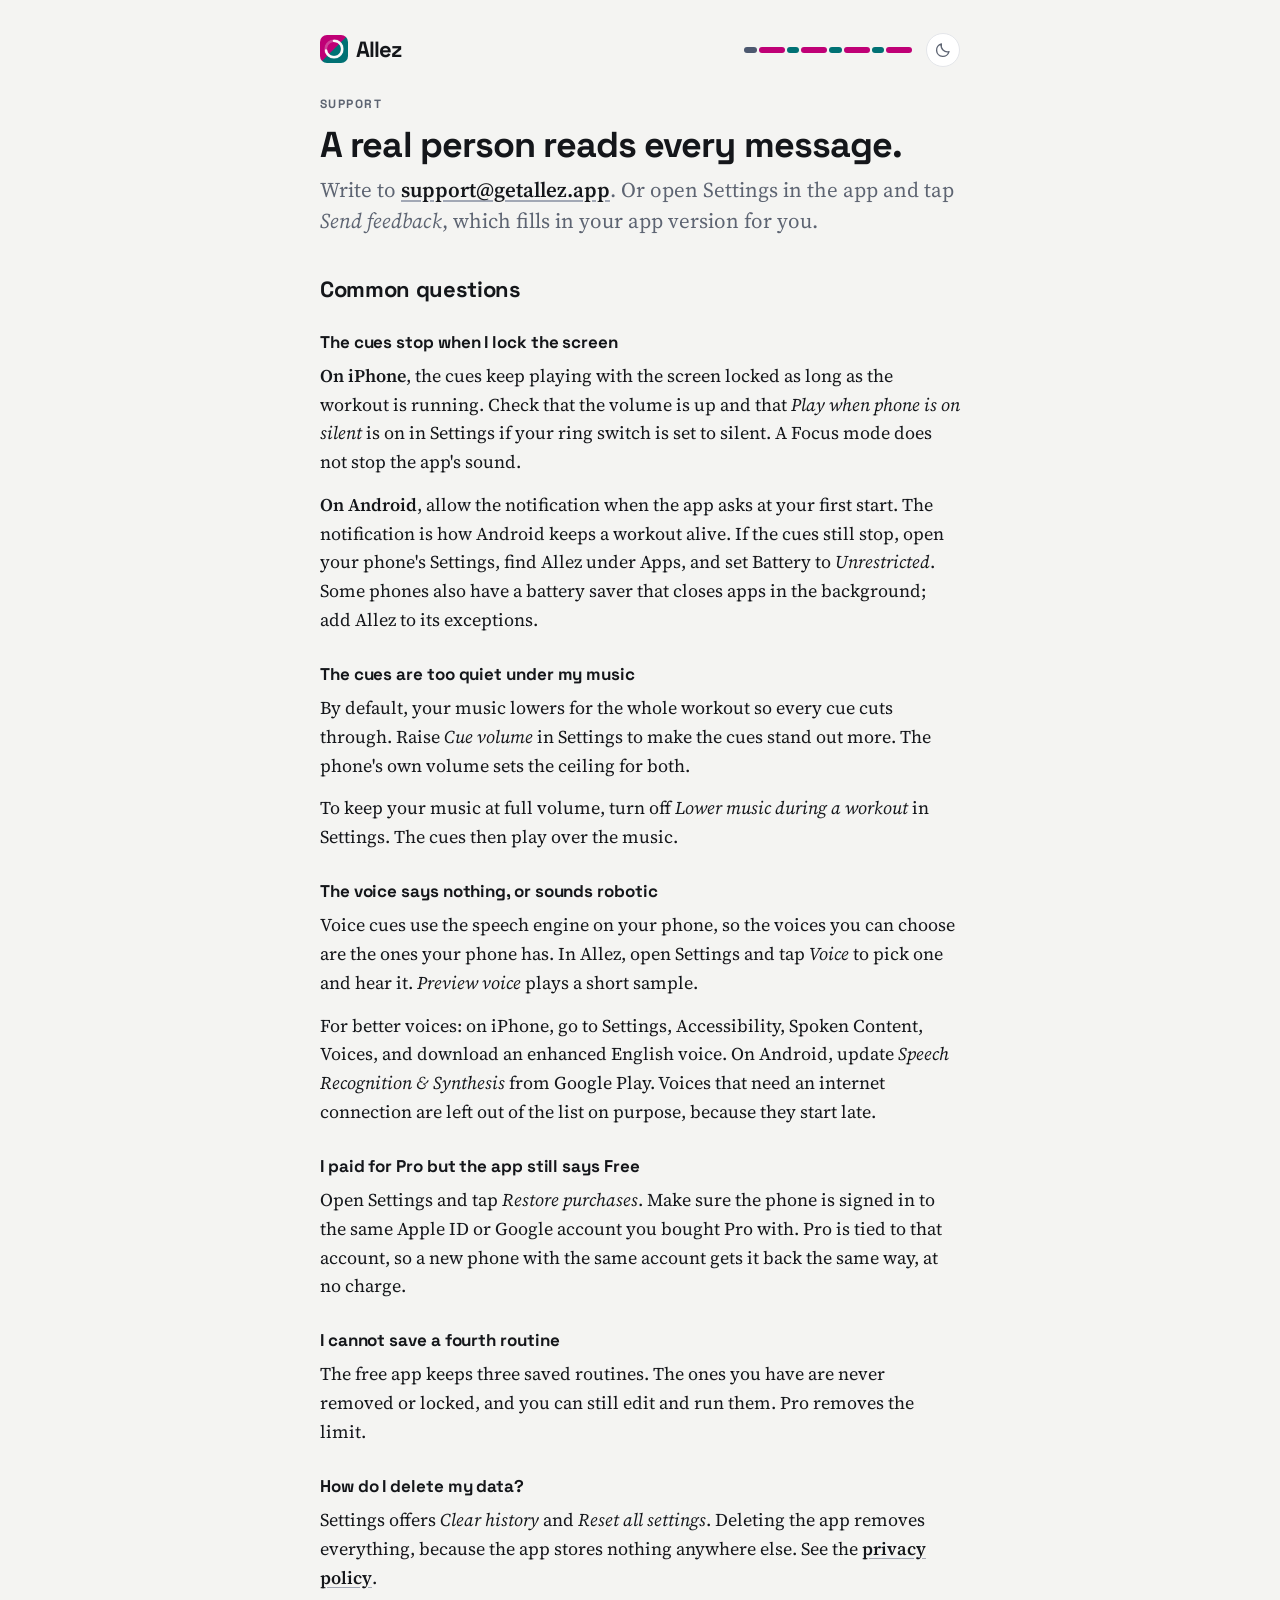
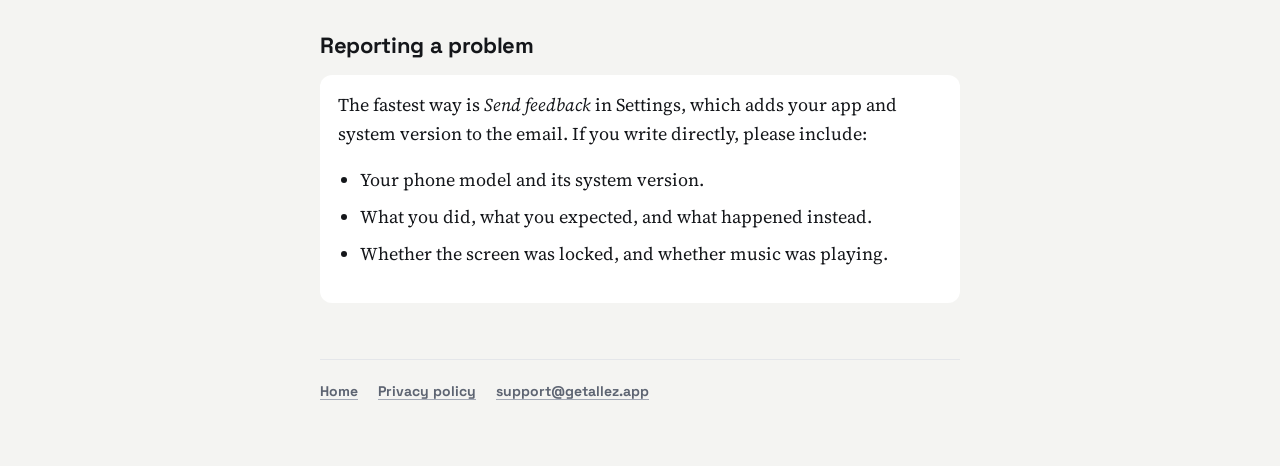
<file: support/index.html>
<!doctype html>
<html lang="en">
<head>
  <meta charset="utf-8">
  <meta name="viewport" content="width=device-width, initial-scale=1">
  <title>Allez Support — Interval Timer Help &amp; FAQ</title>
  <meta name="description" content="Help for the Allez HIIT and Tabata interval timer: cues that stop with the screen locked, quiet cues under music, voice cues, and restoring Pro.">
  <meta name="author" content="João Gomes">
  <link rel="canonical" href="https://getallez.app/support/">
  <meta name="theme-color" media="(prefers-color-scheme: light)" content="#F4F4F2">
  <meta name="theme-color" media="(prefers-color-scheme: dark)" content="#0F1115">
  <link rel="icon" href="../assets/icons/favicon.ico" sizes="any">
  <link rel="icon" type="image/png" sizes="32x32" href="../assets/icons/icon-32.png">
  <link rel="apple-touch-icon" href="../assets/icons/apple-touch-icon.png">
  <meta property="og:type" content="website">
  <meta property="og:site_name" content="Allez">
  <meta property="og:title" content="Support — Allez">
  <meta property="og:description" content="Help for the Allez interval timer, and how to reach a real person.">
  <meta property="og:url" content="https://getallez.app/support/">
  <meta property="og:image" content="https://getallez.app/assets/og-image.png">
  <meta name="twitter:card" content="summary_large_image">
  <meta name="twitter:image" content="https://getallez.app/assets/og-image.png">
  <link rel="preconnect" href="https://fonts.googleapis.com">
  <link rel="preconnect" href="https://fonts.gstatic.com" crossorigin>
  <link href="https://fonts.googleapis.com/css2?family=Space+Grotesk:wght@500;600;700&family=Source+Serif+4:ital,opsz,wght@0,8..60,400;0,8..60,600;1,8..60,400&display=swap" rel="stylesheet">
  <script src="../assets/theme.js"></script>
  <link rel="stylesheet" href="../assets/site.css">
  <script type="application/ld+json">
  {
    "@context": "https://schema.org",
    "@type": "FAQPage",
    "mainEntity": [
      {
        "@type": "Question",
        "name": "The cues stop when I lock the screen",
        "acceptedAnswer": {
          "@type": "Answer",
          "text": "On iPhone, the cues keep playing with the screen locked as long as the workout is running. Check that the volume is up and that Play when phone is on silent is on in Settings if your ring switch is set to silent. A Focus mode does not stop the app's sound. On Android, allow the notification when the app asks at your first start. The notification is how Android keeps a workout alive. If the cues still stop, open your phone's Settings, find Allez under Apps, and set Battery to Unrestricted. Some phones also have a battery saver that closes apps in the background; add Allez to its exceptions."
        }
      },
      {
        "@type": "Question",
        "name": "The cues are too quiet under my music",
        "acceptedAnswer": {
          "@type": "Answer",
          "text": "By default, your music lowers for the whole workout so every cue cuts through. Raise Cue volume in Settings to make the cues stand out more. The phone's own volume sets the ceiling for both. To keep your music at full volume, turn off Lower music during a workout in Settings. The cues then play over the music."
        }
      },
      {
        "@type": "Question",
        "name": "The voice says nothing, or sounds robotic",
        "acceptedAnswer": {
          "@type": "Answer",
          "text": "Voice cues use the speech engine on your phone, so the voices you can choose are the ones your phone has. In Allez, open Settings and tap Voice to pick one and hear it. Preview voice plays a short sample."
        }
      },
      {
        "@type": "Question",
        "name": "I paid for Pro but the app still says Free",
        "acceptedAnswer": {
          "@type": "Answer",
          "text": "Open Settings and tap Restore purchases. Make sure the phone is signed in to the same Apple ID or Google account you bought Pro with. Pro is tied to that account, so a new phone with the same account gets it back the same way, at no charge."
        }
      },
      {
        "@type": "Question",
        "name": "I cannot save a fourth routine",
        "acceptedAnswer": {
          "@type": "Answer",
          "text": "The free app keeps three saved routines. The ones you have are never removed or locked, and you can still edit and run them. Pro removes the limit."
        }
      },
      {
        "@type": "Question",
        "name": "How do I delete my data?",
        "acceptedAnswer": {
          "@type": "Answer",
          "text": "Settings offers Clear history and Reset all settings. Deleting the app removes everything, because the app stores nothing anywhere else. See the privacy policy."
        }
      }
    ]
  }
  </script>
</head>
<body>
<main>
  <header class="brand">
    <a class="wordmark" href="../"><img class="appicon" src="../assets/icons/icon-48.png" width="28" height="28" alt="">Allez</a>
    <div class="brand-end">
      <div class="bar" aria-hidden="true">
        <span class="getready"></span><span></span><span class="rest"></span><span></span><span class="rest"></span><span></span><span class="rest"></span><span></span>
      </div>
      <button class="theme-toggle" type="button" aria-label="Switch the theme"><svg class="sun" viewBox="0 0 24 24" aria-hidden="true"><circle cx="12" cy="12" r="4.2"/><path d="M12 2.6v2.2M12 19.2v2.2M2.6 12h2.2M19.2 12h2.2M5.3 5.3l1.6 1.6M17.1 17.1l1.6 1.6M18.7 5.3l-1.6 1.6M6.9 17.1l-1.6 1.6"/></svg><svg class="moon" viewBox="0 0 24 24" aria-hidden="true"><path d="M20 14.2A8.4 8.4 0 019.8 4 8.4 8.4 0 1020 14.2z"/></svg></button>
    </div>
  </header>

  <p class="eyebrow">Support</p>
  <h1>A real person reads every message.</h1>
  <p class="lead">Write to <a href="mailto:support@getallez.app">support@getallez.app</a>. Or open Settings in the app and tap <em>Send feedback</em>, which fills in your app version for you.</p>

  <h2>Common questions</h2>

  <h3>The cues stop when I lock the screen</h3>
  <p><strong>On iPhone</strong>, the cues keep playing with the screen locked as long as the workout is running. Check that the volume is up and that <em>Play when phone is on silent</em> is on in Settings if your ring switch is set to silent. A Focus mode does not stop the app's sound.</p>
  <p><strong>On Android</strong>, allow the notification when the app asks at your first start. The notification is how Android keeps a workout alive. If the cues still stop, open your phone's Settings, find Allez under Apps, and set Battery to <em>Unrestricted</em>. Some phones also have a battery saver that closes apps in the background; add Allez to its exceptions.</p>

  <h3>The cues are too quiet under my music</h3>
  <p>By default, your music lowers for the whole workout so every cue cuts through. Raise <em>Cue volume</em> in Settings to make the cues stand out more. The phone's own volume sets the ceiling for both.</p>
  <p>To keep your music at full volume, turn off <em>Lower music during a workout</em> in Settings. The cues then play over the music.</p>

  <h3>The voice says nothing, or sounds robotic</h3>
  <p>Voice cues use the speech engine on your phone, so the voices you can choose are the ones your phone has. In Allez, open Settings and tap <em>Voice</em> to pick one and hear it. <em>Preview voice</em> plays a short sample.</p>
  <p>For better voices: on iPhone, go to Settings, Accessibility, Spoken Content, Voices, and download an enhanced English voice. On Android, update <em>Speech Recognition &amp; Synthesis</em> from Google Play. Voices that need an internet connection are left out of the list on purpose, because they start late.</p>

  <h3>I paid for Pro but the app still says Free</h3>
  <p>Open Settings and tap <em>Restore purchases</em>. Make sure the phone is signed in to the same Apple ID or Google account you bought Pro with. Pro is tied to that account, so a new phone with the same account gets it back the same way, at no charge.</p>

  <h3>I cannot save a fourth routine</h3>
  <p>The free app keeps three saved routines. The ones you have are never removed or locked, and you can still edit and run them. Pro removes the limit.</p>

  <h3>How do I delete my data?</h3>
  <p>Settings offers <em>Clear history</em> and <em>Reset all settings</em>. Deleting the app removes everything, because the app stores nothing anywhere else. See the <a href="../privacy/">privacy policy</a>.</p>

  <h2>Reporting a problem</h2>
  <div class="card">
    <p>The fastest way is <em>Send feedback</em> in Settings, which adds your app and system version to the email. If you write directly, please include:</p>
    <ul>
      <li>Your phone model and its system version.</li>
      <li>What you did, what you expected, and what happened instead.</li>
      <li>Whether the screen was locked, and whether music was playing.</li>
    </ul>
  </div>

  <footer>
    <a href="../">Home</a>
    <a href="../privacy/">Privacy policy</a>
    <a href="mailto:support@getallez.app">support@getallez.app</a>
  </footer>
</main>
</body>
</html>
</file>
<file: assets/site.css>
/* The site uses the colours and the type of the app, so a user who comes
   from the App Store page to the support page sees the same thing. */

:root {
  --surface: #F4F4F2;
  --card: #FFFFFF;
  --border: #E4E6EA;
  --text: #14161A;
  --text2: #5D6472;
  --text3: #A2A8B5;
  --work: #BF0076;
  --rest: #007174;
  --recovery: #5447A1;
  --getready: #4C586F;
  /* One curve for every move on the page. It leaves fast and lands slow,
     which is what makes a card look like it has weight. */
  --ease: cubic-bezier(.16, 1, .3, 1);
  --lift: 0 16px 36px rgba(20, 22, 26, .10);
  color-scheme: light dark;
}

/* The system preference decides, unless the reader asked for light. The
   dark tokens repeat below for the reader's own choice; CSS cannot share
   one block between a media query and a selector. */
@media (prefers-color-scheme: dark) {
  :root:not([data-theme="light"]) {
    --surface: #0F1115;
    --card: #181B21;
    --border: #242830;
    --text: #F4F5F7;
    --text2: #A2A8B5;
    --text3: #5D6472;
    --lift: 0 16px 36px rgba(0, 0, 0, .45);
    color-scheme: dark;
  }
}

:root[data-theme="dark"] {
  --surface: #0F1115;
  --card: #181B21;
  --border: #242830;
  --text: #F4F5F7;
  --text2: #A2A8B5;
  --text3: #5D6472;
  --lift: 0 16px 36px rgba(0, 0, 0, .45);
  color-scheme: dark;
}

:root[data-theme="light"] {
  color-scheme: light;
}

* {
  box-sizing: border-box;
}

html {
  -webkit-text-size-adjust: 100%;
}

img {
  max-width: 100%;
  height: auto;
}

/* Nothing on the page may widen it. The screens row scrolls inside its
   own box; the page itself never scrolls sideways. */
body {
  overflow-x: clip;
}

/* Two voices. Headings, labels and buttons speak in Space Grotesk, the
   face of the app. Running text speaks in a serif made for reading on screens, so
   a heading and the paragraph under it never look like the same thing. */
body {
  margin: 0;
  background: var(--surface);
  color: var(--text);
  font-family: "Source Serif 4", Georgia, "Times New Roman", serif;
  font-size: 18px;
  line-height: 1.6;
  font-weight: 400;
}

h1, h2, h3, .wordmark, .eyebrow, .pill, .meta, footer, th {
  font-family: "Space Grotesk", -apple-system, BlinkMacSystemFont, "Segoe UI", sans-serif;
}

main {
  max-width: 680px;
  margin: 0 auto;
  padding: 24px 20px 64px;
}

/* The wordmark and the routine bar are the whole brand. */
.brand {
  display: flex;
  align-items: center;
  justify-content: space-between;
  gap: 16px;
  padding: 8px 0 28px;
}

.wordmark {
  font-size: 22px;
  font-weight: 800;
  letter-spacing: -0.04em;
  color: var(--text);
  text-decoration: none;
}

/* The right-hand group of the header. The bar and the toggle sit together
   so the wordmark keeps the far left. */
.brand-end {
  display: flex;
  align-items: center;
  gap: 14px;
}

.theme-toggle {
  display: inline-flex;
  align-items: center;
  justify-content: center;
  width: 34px;
  height: 34px;
  flex: none;
  padding: 0;
  border: 1px solid var(--border);
  border-radius: 999px;
  background: var(--card);
  color: var(--text2);
  cursor: pointer;
}

.theme-toggle:hover {
  color: var(--text);
  border-color: var(--text3);
}

.theme-toggle:focus-visible {
  outline: 2px solid var(--work);
  outline-offset: 2px;
}

.theme-toggle svg {
  width: 18px;
  height: 18px;
  fill: none;
  stroke: currentColor;
  stroke-width: 1.8;
  stroke-linecap: round;
  stroke-linejoin: round;
}

/* The button offers the theme you are not in, so the icon follows the
   theme in force. The rules mirror the token rules above. */
.theme-toggle .sun { display: none; }
.theme-toggle .moon { display: block; }

@media (prefers-color-scheme: dark) {
  :root:not([data-theme="light"]) .theme-toggle .sun { display: block; }
  :root:not([data-theme="light"]) .theme-toggle .moon { display: none; }
}

:root[data-theme="dark"] .theme-toggle .sun { display: block; }
:root[data-theme="dark"] .theme-toggle .moon { display: none; }
:root[data-theme="light"] .theme-toggle .sun { display: none; }
:root[data-theme="light"] .theme-toggle .moon { display: block; }

.bar {
  display: flex;
  gap: 2px;
  height: 6px;
  width: 168px;
}

.bar span {
  flex: 2;
  border-radius: 3px;
  background: var(--work);
}

.bar span.rest {
  flex: 1;
  background: var(--rest);
}

.bar span.getready {
  flex: 1;
  background: var(--getready);
}

h1 {
  font-size: 36px;
  line-height: 1.08;
  letter-spacing: -0.025em;
  font-weight: 800;
  margin: 0 0 10px;
}

h2 {
  font-size: 22px;
  line-height: 1.2;
  letter-spacing: -0.015em;
  font-weight: 800;
  margin: 40px 0 10px;
}

h3 {
  font-size: 17px;
  font-weight: 800;
  letter-spacing: -0.005em;
  margin: 26px 0 6px;
}

p, li {
  margin: 0 0 14px;
}

ul {
  padding-left: 22px;
}

li {
  margin-bottom: 8px;
}

strong {
  font-weight: 600;
}

a {
  color: var(--text);
  font-weight: 600;
  text-decoration: underline;
  text-decoration-color: var(--text3);
  text-underline-offset: 3px;
}

a:hover {
  text-decoration-color: var(--text);
}

/* The second line of the hero. It sits between the headline and the lead
   in size, and it carries the headline's typeface so the two read as one
   statement. */
.hero-sub {
  font-family: "Space Grotesk", -apple-system, BlinkMacSystemFont, "Segoe UI", sans-serif;
  font-size: 20px;
  line-height: 1.25;
  letter-spacing: -0.015em;
  font-weight: 600;
  color: var(--text2);
  margin: 0 0 16px;
}

.lead {
  font-size: 21px;
  line-height: 1.45;
  color: var(--text2);
  font-weight: 400;
  margin-bottom: 28px;
}

.meta {
  color: var(--text2);
  font-size: 15px;
  font-weight: 600;
}

.eyebrow {
  font-size: 12px;
  font-weight: 700;
  letter-spacing: 0.12em;
  text-transform: uppercase;
  color: var(--text2);
  margin: 0 0 12px;
}

.card {
  background: var(--card);
  border-radius: 12px;
  padding: 16px 18px;
  margin: 16px 0;
}

.card p:last-child, .card li:last-child {
  margin-bottom: 0;
}

.pill {
  display: inline-block;
  max-width: 100%;
  padding: 10px 18px;
  border-radius: 999px;
  background: var(--text);
  color: var(--surface);
  font-weight: 800;
  font-size: 15px;
  line-height: 1.35;
  text-align: center;
  text-decoration: none;
}

.pill.quiet {
  background: transparent;
  color: var(--text2);
  border: 1.5px solid var(--border);
}

.actions {
  display: flex;
  flex-wrap: wrap;
  gap: 10px;
  margin: 28px 0;
}

/* The store buttons. The wording belongs to Apple and Google; the shape and
   the type are the ones the rest of the page uses. */
.store {
  display: inline-flex;
  align-items: center;
  gap: 11px;
  padding: 10px 20px 10px 17px;
  border-radius: 999px;
  background: var(--text);
  color: var(--surface);
  text-decoration: none;
  font-family: "Space Grotesk", -apple-system, BlinkMacSystemFont, "Segoe UI", sans-serif;
  transition: opacity .18s ease;
}

.store:hover {
  opacity: .86;
}

/* A brand mark is a filled shape, unlike every drawn icon on the page.
   The class is not "brand": that name already belongs to the header. */
.store .icon.storemark {
  width: 23px;
  height: 23px;
  fill: currentColor;
  stroke: none;
}

.store-top {
  display: block;
  font-size: 11px;
  font-weight: 600;
  letter-spacing: .04em;
  text-transform: uppercase;
  opacity: .72;
}

.store-name {
  display: block;
  font-size: 17px;
  font-weight: 700;
  letter-spacing: -.01em;
  line-height: 1.18;
}

/* The closing call to action repeats the hero buttons for a reader who has
   reached the end of the page. */
.getit .actions {
  margin-bottom: 0;
}

footer {
  margin-top: 56px;
  padding-top: 20px;
  border-top: 1px solid var(--border);
  color: var(--text2);
  font-size: 14px;
  font-weight: 700;
  display: flex;
  flex-wrap: wrap;
  gap: 8px 20px;
}

footer a {
  color: var(--text2);
  font-weight: 700;
}

code {
  font-family: ui-monospace, "SF Mono", Menlo, monospace;
  font-size: 15px;
  background: var(--card);
  padding: 2px 6px;
  border-radius: 6px;
}

table {
  width: 100%;
  border-collapse: collapse;
  font-size: 15px;
  margin: 12px 0 20px;
}

th, td {
  text-align: left;
  padding: 10px 8px;
  border-bottom: 1px solid var(--border);
  vertical-align: top;
}

th {
  color: var(--text2);
  font-weight: 700;
  font-size: 12px;
  letter-spacing: 0.08em;
  text-transform: uppercase;
}

/* --- The landing page. The inner pages keep the narrow reading column. */

main.wide {
  max-width: 960px;
}

.appicon {
  width: 28px;
  height: 28px;
  border-radius: 7px;
  vertical-align: -6px;
  margin-right: 8px;
}

/* The hero bar runs, like a routine. Off for people who asked for less
   motion. */
@media (prefers-reduced-motion: no-preference) {
  .bar.live span {
    animation: run 4.8s ease-in-out infinite;
  }
  .bar.live span:nth-child(1) { animation-delay: 0s; }
  .bar.live span:nth-child(2) { animation-delay: .6s; }
  .bar.live span:nth-child(3) { animation-delay: 1.2s; }
  .bar.live span:nth-child(4) { animation-delay: 1.8s; }
  .bar.live span:nth-child(5) { animation-delay: 2.4s; }
  .bar.live span:nth-child(6) { animation-delay: 3s; }
  .bar.live span:nth-child(7) { animation-delay: 3.6s; }
  .bar.live span:nth-child(8) { animation-delay: 4.2s; }
  @keyframes run {
    0%, 100% { opacity: .35; }
    12% { opacity: 1; }
    30% { opacity: .35; }
  }
}

section {
  margin: 56px 0 0;
}

.hero {
  display: grid;
  grid-template-columns: minmax(0, 1fr);
  gap: 28px;
  align-items: center;
  margin-top: 4px;
}

.hero > * {
  min-width: 0;
}

.hero h1 {
  font-size: 32px;
}

.hero .lead {
  font-size: 18px;
  line-height: 1.5;
}

/* The hero deck. Four screens in depth, the front one sharp and the rest
   dimmed behind it. It has to read with no motion at all, because a hero
   gets about two seconds; the hover only rewards someone already looking. */
.hero .deck {
  position: relative;
  width: min(94vw, 300px);
  aspect-ratio: 1 / 1.2;
  margin: 0 auto;
  display: grid;
  place-items: center;
}

.hero .deck-card {
  position: absolute;
  width: min(46vw, 168px);
  border-radius: 24px;
  overflow: hidden;
  background: #000;
  border: 1px solid var(--border);
  box-shadow: 0 20px 44px rgba(0, 0, 0, .42);
  transition: translate .55s var(--ease), rotate .55s var(--ease),
              scale .55s var(--ease), filter .55s ease;
}

.hero .deck-card img {
  display: block;
  width: 100%;
  height: auto;
}

/* The fan sits on the translate, rotate and scale properties rather than on
   one transform, so the deal-in keyframe below can use transform without
   overwriting a card's resting place. Each card carries its own depth, so the
   stacking never depends on source order alone. A narrow screen closes the
   fan up into a stack. */
.hero .deck-card:nth-child(1) { translate: -34% 0; rotate: -9deg; scale: .90; z-index: 1; filter: brightness(.70); }
.hero .deck-card:nth-child(2) { translate: -16% 0; rotate: -4deg; scale: .95; z-index: 2; filter: brightness(.85); }
.hero .deck-card:nth-child(3) { translate: 0 0;    rotate: 0deg;  scale: 1;   z-index: 3; }
.hero .deck-card:nth-child(4) { translate: 18% 0;  rotate: 5deg;  scale: .95; z-index: 2; filter: brightness(.85); }

@media (prefers-reduced-motion: reduce) {
  .hero .deck-card { transition: none; }
}

@media (min-width: 760px) {
  .hero {
    grid-template-columns: minmax(0, 1.15fr) minmax(0, .85fr);
    gap: 48px;
  }
  .hero h1 {
    font-size: 48px;
  }
  .hero .hero-sub {
    font-size: 26px;
  }
  .hero .lead {
    font-size: 21px;
    line-height: 1.45;
  }
  .hero .deck {
    width: min(38vw, 330px);
    aspect-ratio: 1 / 1.12;
    margin: 0;
    justify-self: end;
  }
  .hero .deck-card { width: min(22vw, 196px); }
  .hero .deck-card:nth-child(1) { translate: -46% 0; rotate: -11deg; scale: .90; }
  .hero .deck-card:nth-child(2) { translate: -22% 0; rotate: -5deg;  scale: .95; }
  .hero .deck-card:nth-child(4) { translate: 24% 0;  rotate: 6deg;   scale: .95; }
  .hero .deck:hover .deck-card:nth-child(1) { translate: -74% 0; rotate: -15deg; scale: .92; }
  .hero .deck:hover .deck-card:nth-child(2) { translate: -38% 0; rotate: -7deg;  scale: .97; }
  .hero .deck:hover .deck-card:nth-child(3) { translate: 0 -10px; scale: 1.03; }
  .hero .deck:hover .deck-card:nth-child(4) { translate: 42% 0;  rotate: 9deg;   scale: .97; }
}

/* The launch film. The poster carries the section until the reader presses
   play, so nothing downloads that they did not ask for. */
.film {
  margin: 34px 0 0;
  border-radius: 18px;
  overflow: hidden;
  border: 1px solid var(--border);
  background: #000;
  box-shadow: 0 24px 60px rgba(0, 0, 0, .28);
  line-height: 0;
}

.film video {
  display: block;
  width: 100%;
  height: auto;
}

/* Three phones in a row, or a row you swipe through on a narrow screen. */
.screens {
  display: grid;
  grid-auto-flow: column;
  grid-auto-columns: minmax(230px, 1fr);
  gap: 18px;
  overflow-x: auto;
  scroll-snap-type: x mandatory;
  padding: 8px 2px 16px;
  margin: 0 -20px;
  padding-left: 20px;
  padding-right: 20px;
  scrollbar-width: none;
}

.screens::-webkit-scrollbar {
  display: none;
}

.screens .phone {
  scroll-snap-align: start;
  min-width: 0;
}

@media (min-width: 760px) {
  .screens {
    grid-auto-flow: row;
    grid-template-columns: repeat(3, 1fr);
    overflow: visible;
    margin: 0;
    padding: 8px 0 0;
  }
}

.icon {
  width: 20px;
  height: 20px;
  fill: none;
  stroke: currentColor;
  stroke-width: 2;
  stroke-linecap: round;
  stroke-linejoin: round;
  flex: none;
}

.icon.inline {
  width: 16px;
  height: 16px;
  vertical-align: -3px;
  margin-right: 6px;
}

/* The interval colours by name, so a chip in the legend and a block in a
   routine can say they are the same thing. */
.c-getready { --tint: #4C586F; }
.c-warmup   { --tint: #9A4A00; }
.c-work     { --tint: #BF0076; }
.c-rest     { --tint: #007174; }
.c-recovery { --tint: #5447A1; }
.c-cooldown { --tint: #2D5E7A; }

/* --- The sports, drawn to scale ----------------------------------------

   Six bullet points claimed the timer suits six sports. A routine drawn at
   its real proportions shows it instead: the work and the rest of each
   sport take the width they take, so a Tabata reads as fine stripes and a
   boxing round as long blocks, and the two cannot be mistaken for each
   other. The numbers stand next to the drawing in text, so the drawing
   carries no information of its own and is hidden from a screen reader. */
.shapes {
  list-style: none;
  padding: 0;
  margin: 24px 0 0;
}

.shapes li {
  margin: 0;
  padding: 18px 0 20px;
  border-top: 1px solid var(--border);
}

.shapes li:first-child {
  border-top: 0;
  padding-top: 4px;
}

.shape-head {
  display: flex;
  align-items: baseline;
  justify-content: space-between;
  gap: 8px 16px;
  flex-wrap: wrap;
}

.shapes h3 {
  margin: 0;
  font-size: 18px;
}

.shape-nums {
  font-family: "Space Grotesk", -apple-system, BlinkMacSystemFont, "Segoe UI", sans-serif;
  font-size: 14px;
  font-weight: 700;
  letter-spacing: .01em;
  color: var(--text2);
  font-variant-numeric: tabular-nums;
  white-space: nowrap;
}

.shapes p {
  margin: 12px 0 0;
  font-size: 16px;
  color: var(--text2);
}

.strip {
  display: flex;
  gap: 2px;
  height: 12px;
  margin-top: 13px;
  transform-origin: left center;
}

.strip span {
  border-radius: 3px;
  background: var(--tint);
  min-width: 2px;
}

/* Three rows of two once there is room. Six full width rows were most of a
   screen of the same shape repeating, and a strip only needs half the width
   to show its rhythm. The second item leads a column, so it drops its rule
   the way the first one does. */
@media (min-width: 880px) {
  .shapes {
    display: grid;
    grid-template-columns: 1fr 1fr;
    column-gap: 44px;
  }

  .shapes li:nth-child(2) {
    border-top: 0;
    padding-top: 4px;
  }
}

/* --- One whole session --------------------------------------------------

   The paragraph used to list what a session is made of. The bar is that
   session, at the same scale the app runs it, and the legend under it
   names the colours. Point at a name and every other block steps back, so
   the legend teaches the code rather than just listing it. */
.session {
  margin: 26px 0 0;
}

.session-fig {
  margin: 0;
}

.session-bar {
  position: relative;
  display: flex;
  gap: 2px;
  height: 48px;
  overflow: hidden;
  transform-origin: left center;
}

.session-bar .seg {
  border-radius: 5px;
  background: var(--tint);
  min-width: 4px;
  transition: opacity .3s ease;
}

/* The marker that sweeps the session once. It is a full width box with a
   line down its left edge, which is the trick that lets it travel exactly
   one bar width on the transform property: a percentage translate resolves
   against the element's own box, and its own box is the whole bar. */
.playhead {
  position: absolute;
  top: 0;
  bottom: 0;
  left: 0;
  width: 100%;
  opacity: 0;
  pointer-events: none;
}

.playhead::after {
  content: "";
  position: absolute;
  top: 0;
  bottom: 0;
  left: 0;
  width: 2px;
  border-radius: 2px;
  background: var(--text);
}

.session-fig figcaption {
  margin: 14px 0 0;
  font-size: 16px;
  color: var(--text2);
}

.session .intervals {
  margin-top: 18px;
}

@media (hover: hover) {
  .session:has(.chip.c-getready:hover) .seg:not(.c-getready),
  .session:has(.chip.c-warmup:hover)   .seg:not(.c-warmup),
  .session:has(.chip.c-work:hover)     .seg:not(.c-work),
  .session:has(.chip.c-rest:hover)     .seg:not(.c-rest),
  .session:has(.chip.c-recovery:hover) .seg:not(.c-recovery),
  .session:has(.chip.c-cooldown:hover) .seg:not(.c-cooldown) {
    opacity: .18;
  }
}

/* The interval types, each in its own colour, as on the timer. */
.intervals {
  list-style: none;
  padding: 0;
  margin: 20px 0 0;
  display: flex;
  flex-wrap: wrap;
  gap: 10px;
}

.chip {
  display: inline-flex;
  align-items: center;
  gap: 8px;
  padding: 9px 16px 9px 12px;
  border-radius: 999px;
  background: var(--tint);
  color: #FAFAFA;
  font-family: "Space Grotesk", -apple-system, BlinkMacSystemFont, "Segoe UI", sans-serif;
  font-size: 15px;
  font-weight: 700;
  margin: 0;
}

.features {
  display: grid;
  grid-template-columns: 1fr;
  gap: 14px;
  margin-top: 20px;
}

@media (min-width: 640px) {
  .features {
    grid-template-columns: repeat(2, 1fr);
  }
}

@media (min-width: 900px) {
  .features {
    grid-template-columns: repeat(3, 1fr);
  }
}

.feature {
  background: var(--card);
  border-radius: 14px;
  padding: 18px 18px 16px;
}

.feature h3 {
  margin: 12px 0 6px;
  font-size: 18px;
}

.feature p {
  margin: 0;
  font-size: 16px;
  color: var(--text2);
}

.feature-icon {
  display: inline-flex;
  align-items: center;
  justify-content: center;
  width: 40px;
  height: 40px;
  border-radius: 12px;
  background: var(--tint);
  color: #FAFAFA;
}

.feature-icon .icon {
  width: 22px;
  height: 22px;
}

.plans {
  display: grid;
  grid-template-columns: 1fr;
  gap: 14px;
  margin-top: 20px;
}

@media (min-width: 640px) {
  .plans {
    grid-template-columns: 1fr 1fr;
  }
}

.plan {
  background: var(--card);
  border-radius: 14px;
  padding: 20px 20px 16px;
}

.plan.pro {
  border: 1.5px solid #F5C449;
}

.plan h3 {
  margin: 0 0 12px;
  font-size: 22px;
  display: flex;
  align-items: center;
  gap: 10px;
}

.propill {
  font-size: 11px;
  font-weight: 800;
  letter-spacing: .1em;
  text-transform: uppercase;
  background: #F5C449;
  color: #2B1D00;
  padding: 3px 9px;
  border-radius: 999px;
}

.ticks {
  list-style: none;
  padding: 0;
  margin: 0;
}

.ticks li {
  display: flex;
  gap: 10px;
  align-items: flex-start;
  margin: 0 0 10px;
  font-size: 16px;
}

.ticks .icon {
  width: 18px;
  height: 18px;
  margin-top: 4px;
  color: var(--rest);
}

.plan.pro .ticks .icon {
  color: #F5C449;
}

footer .made {
  flex-basis: 100%;
  color: var(--text3);
  font-weight: 600;
}

/* --- Motion -------------------------------------------------------------

   Two locks guard everything that hides a block. The "motion" class comes
   from motion.js, so a page whose script never ran cannot hide something it
   has no way to show again. The media query is the reader's own setting, so
   a reader who turns reduced motion on part way through a visit gets the
   whole page back at once.

   Only opacity, transform, translate, rotate and scale animate here. Those
   run on the compositor. Width, height and top do not, and never appear. */

@media (prefers-reduced-motion: no-preference) {

  /* The hero plays on load, in reading order: the headline a word at a
     time, then the promise, then the lead, then the deck dealing itself
     out behind them. */
  @keyframes rise {
    from { opacity: 0; transform: translateY(14px); }
  }

  .motion .hero h1 > span {
    display: inline-block;
    animation: rise .7s var(--ease) backwards;
  }

  .motion .hero h1 > span:nth-child(1) { animation-delay: .04s; }
  .motion .hero h1 > span:nth-child(2) { animation-delay: .10s; }
  .motion .hero h1 > span:nth-child(3) { animation-delay: .16s; }
  .motion .hero h1 > span:nth-child(4) { animation-delay: .22s; }

  .motion .hero .hero-sub { animation: rise .7s var(--ease) .28s backwards; }
  .motion .hero .lead     { animation: rise .7s var(--ease) .36s backwards; }
  .motion .hero .actions  { animation: rise .7s var(--ease) .44s backwards; }

  /* The deck deals out of a square stack into the fan, front card first.
     The keyframe states only where a card starts, so every card ends at
     whichever fan position its own rule gives it, at either breakpoint,
     out of this one keyframe. */
  @keyframes deal {
    from { opacity: 0; translate: 0 26px; rotate: 0deg; scale: .94; }
  }

  .motion .hero .deck-card { animation: deal .85s var(--ease) backwards; }
  .motion .hero .deck-card:nth-child(3) { animation-delay: .18s; }
  .motion .hero .deck-card:nth-child(2) { animation-delay: .28s; }
  .motion .hero .deck-card:nth-child(4) { animation-delay: .36s; }
  .motion .hero .deck-card:nth-child(1) { animation-delay: .44s; }

  /* Every block below the hero waits for the viewport, then brings its
     children in one after another, so the eye lands on the label, then the
     heading, then the body, in the order a reader wants them. */
  .motion [data-reveal] > * {
    opacity: 0;
    transform: translateY(18px);
  }

  .motion [data-reveal].in > * {
    opacity: 1;
    transform: none;
    transition: opacity .65s ease, transform .65s var(--ease);
    transition-delay: calc(var(--i, 0) * 80ms);
  }

  /* A block that stages its own children is not staged by its parent.
     Without this the six chips would finish their stagger behind a list
     that had not arrived yet. */
  .motion [data-reveal] > [data-reveal] {
    opacity: 1;
    transform: none;
  }

  .motion [data-reveal] > :nth-child(1) { --i: 0; }
  .motion [data-reveal] > :nth-child(2) { --i: 1; }
  .motion [data-reveal] > :nth-child(3) { --i: 2; }
  .motion [data-reveal] > :nth-child(4) { --i: 3; }
  .motion [data-reveal] > :nth-child(5) { --i: 4; }
  .motion [data-reveal] > :nth-child(6) { --i: 5; }
  .motion [data-reveal] > :nth-child(n+7) { --i: 6; }

  /* A routine draws itself from the left when it arrives, the way it runs.
     Every drawing has its numbers written beside it in text, so a reader
     who never sees one of these loses nothing at all. */
  .motion .shapes .strip,
  .motion .session .session-bar {
    transform: scaleX(0);
  }

  .motion .shapes.in .strip,
  .motion .session.in .session-bar {
    transform: scaleX(1);
    transition: transform .9s var(--ease);
    transition-delay: calc(var(--i, 0) * 80ms + 120ms);
  }

  /* One pass of the marker, once, after the session has finished drawing.
     It says the bar is a thing that runs. It does not loop, because a loop
     would keep asking for attention the section does not need again. */
  .motion .session.in .playhead {
    animation: sweep 2.4s var(--ease) 1.25s both;
  }

  @keyframes sweep {
    0%   { translate: 0 0;    opacity: 0; }
    7%   { opacity: .8; }
    93%  { opacity: .8; }
    100% { translate: 100% 0; opacity: 0; }
  }

  /* A heading rises out of its own line instead of fading, so it reads as
     one movement rather than two. The padding gives the clipped box room
     for the descenders of g, y and p, and the margin takes the same room
     back, so the space under a heading does not change. */
  .motion [data-reveal] > h2 {
    opacity: 1;
    transform: none;
    overflow: hidden;
    padding-bottom: .18em;
    margin-bottom: calc(10px - .18em);
  }

  .motion [data-reveal] h2 > span {
    display: inline-block;
    transform: translateY(105%);
  }

  .motion [data-reveal].in h2 > span {
    transform: none;
    transition: transform .8s var(--ease);
    transition-delay: calc(var(--i, 0) * 80ms);
  }
}

/* The reading progress of the page, in the colours a routine runs through.
   The scroll timeline drives it, so it costs no script and no scroll
   handler. A browser without scroll timelines leaves it at zero width, which
   is to say invisible, and the reader loses nothing. */
.progress {
  position: fixed;
  top: 0;
  left: 0;
  width: 100%;
  height: 2px;
  z-index: 10;
  transform: scaleX(0);
  transform-origin: 0 50%;
  background: linear-gradient(90deg,
    var(--getready), var(--work) 38%, var(--rest) 72%, var(--recovery));
  pointer-events: none;
}

@supports (animation-timeline: scroll()) {
  @media (prefers-reduced-motion: no-preference) {
    @keyframes progress {
      to { transform: scaleX(1); }
    }
    .progress {
      animation: progress linear both;
      animation-timeline: scroll(root block);
    }
  }
}

/* Hover answers the pointer, so it needs no script and hides nothing, and
   it sits outside the "motion" class. It lifts with translate rather than
   transform, because transform is what the reveal above uses and the two
   would overwrite each other. Pointer devices only: a tap would otherwise
   leave a card stuck in its hover state. */
a {
  transition: text-decoration-color .25s ease;
}

.theme-toggle {
  transition: color .25s ease, border-color .25s ease;
}

@media (hover: hover) {
  .feature, .plan {
    transition: translate .35s var(--ease), box-shadow .35s ease;
  }

  .feature:hover, .plan:hover {
    translate: 0 -4px;
    box-shadow: var(--lift);
  }

  .feature-icon {
    transition: rotate .4s var(--ease), scale .4s var(--ease);
  }

  .feature:hover .feature-icon {
    rotate: -8deg;
    scale: 1.08;
  }

  .chip {
    transition: translate .3s var(--ease), scale .3s var(--ease);
  }

  .chip:hover {
    translate: 0 -3px;
    scale: 1.04;
  }

  .theme-toggle svg {
    transition: rotate .45s var(--ease);
  }

  .theme-toggle:hover svg {
    rotate: -25deg;
  }

  .appicon {
    transition: rotate .4s var(--ease), scale .4s var(--ease);
  }

  .wordmark:hover .appicon {
    rotate: -8deg;
    scale: 1.08;
  }
}

/* A reader who asked for less motion still gets every hover state. They
   arrive at once instead of over a third of a second. */
@media (prefers-reduced-motion: reduce) {
  a, .theme-toggle, .theme-toggle svg, .appicon,
  .feature, .feature-icon, .plan, .chip, .hero .deck-card {
    transition-duration: .01ms;
  }
}
</file>
